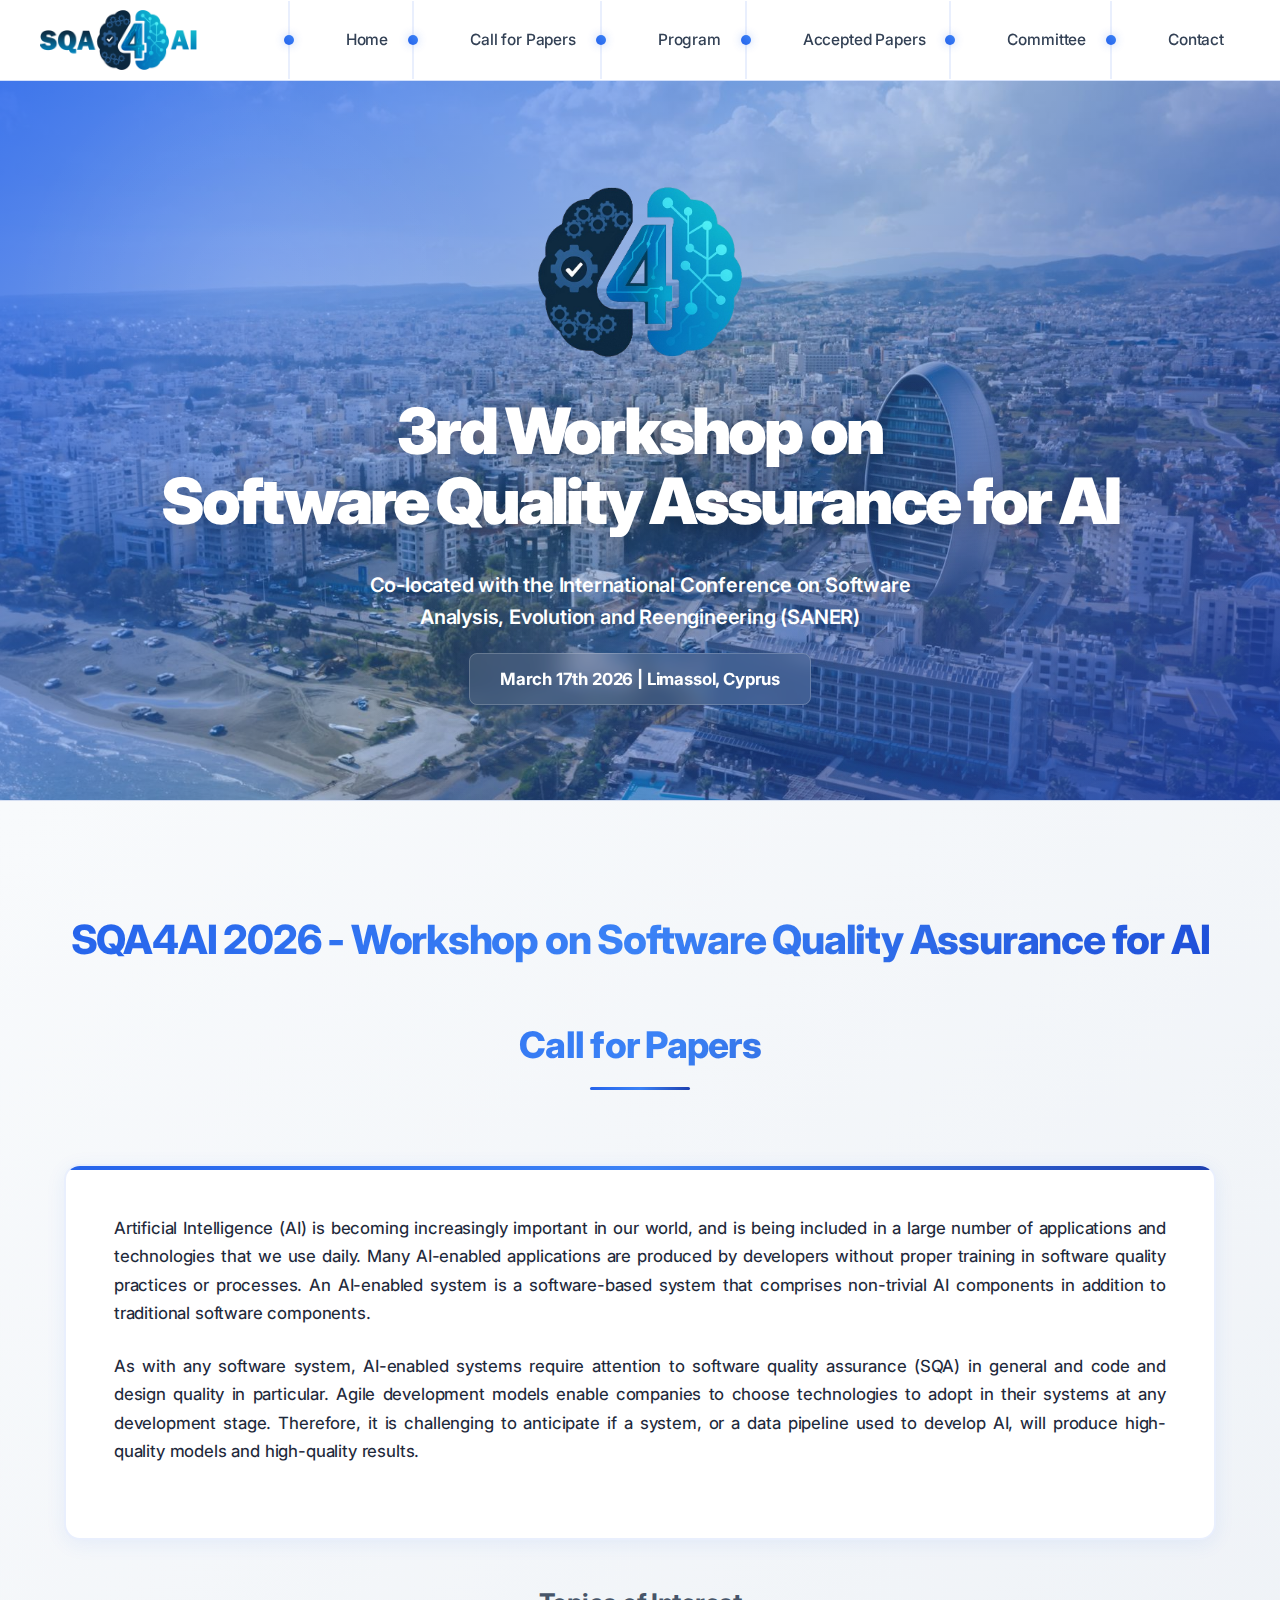
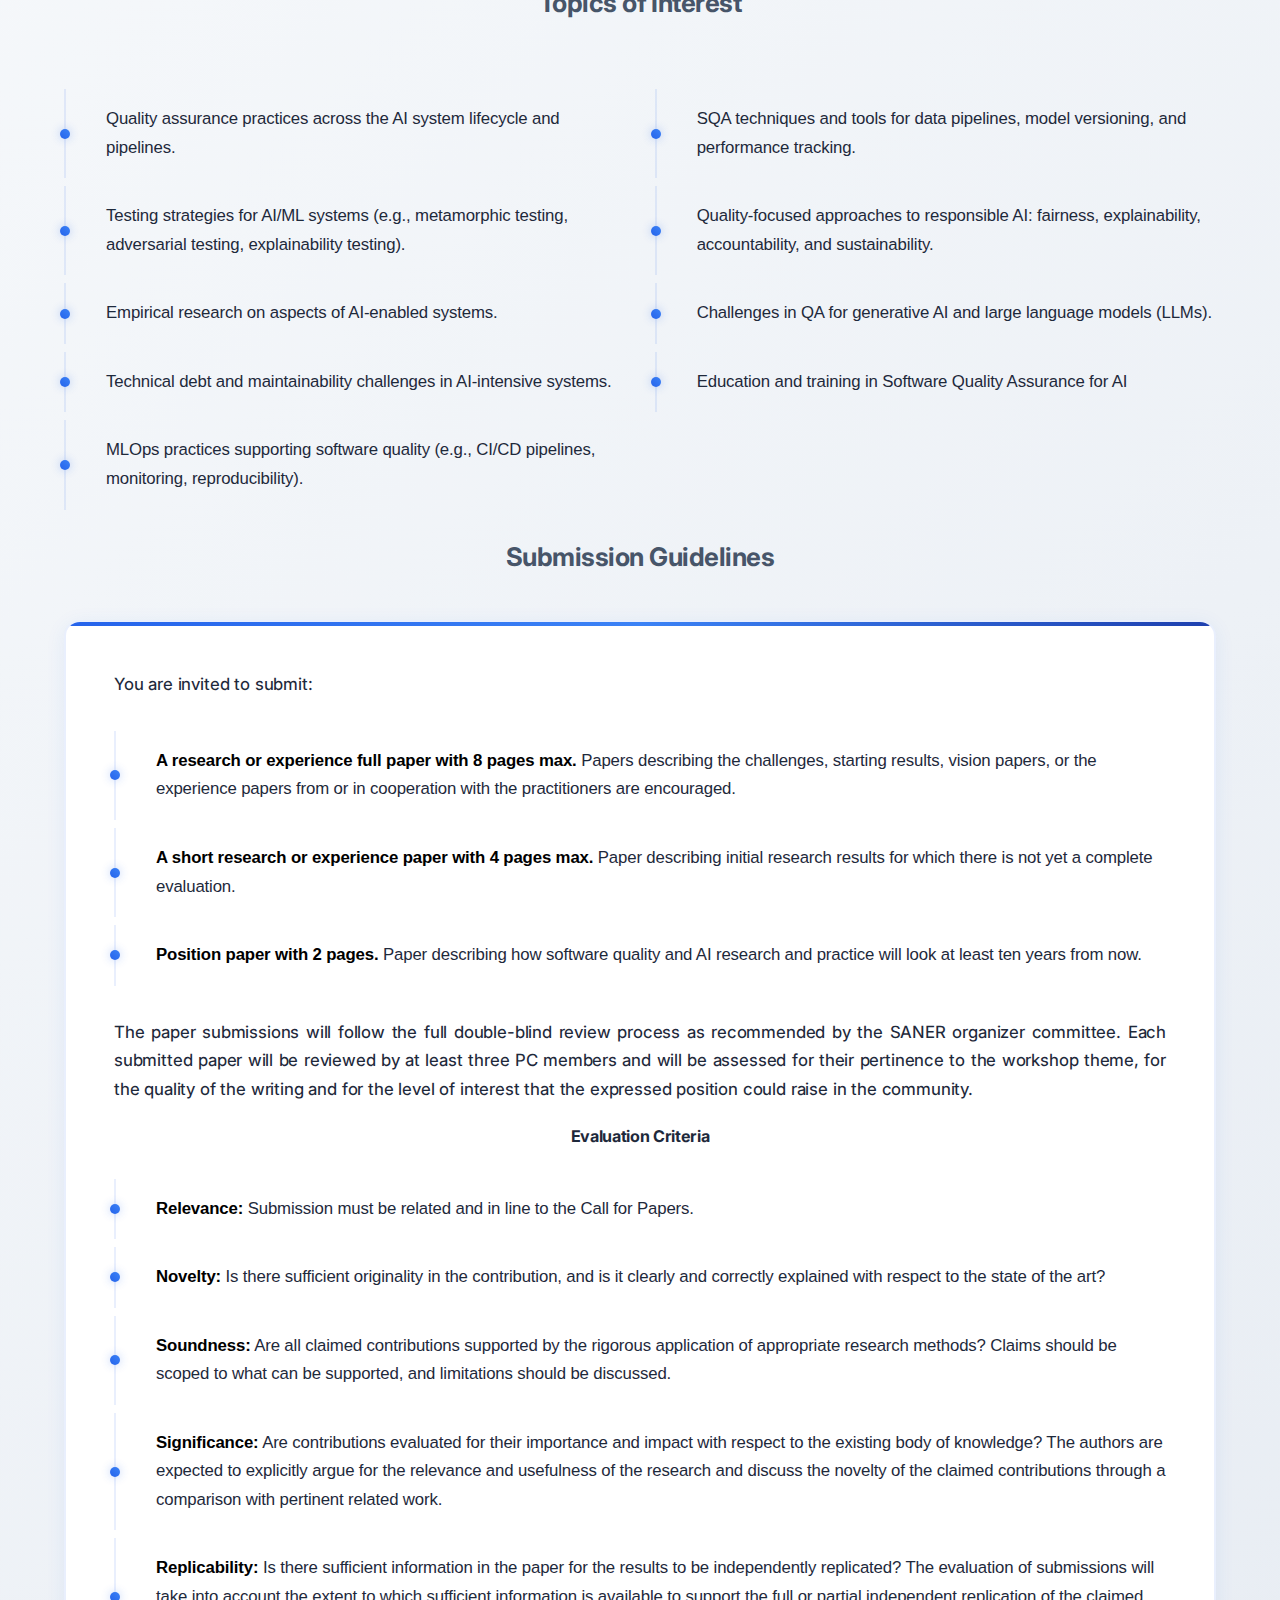
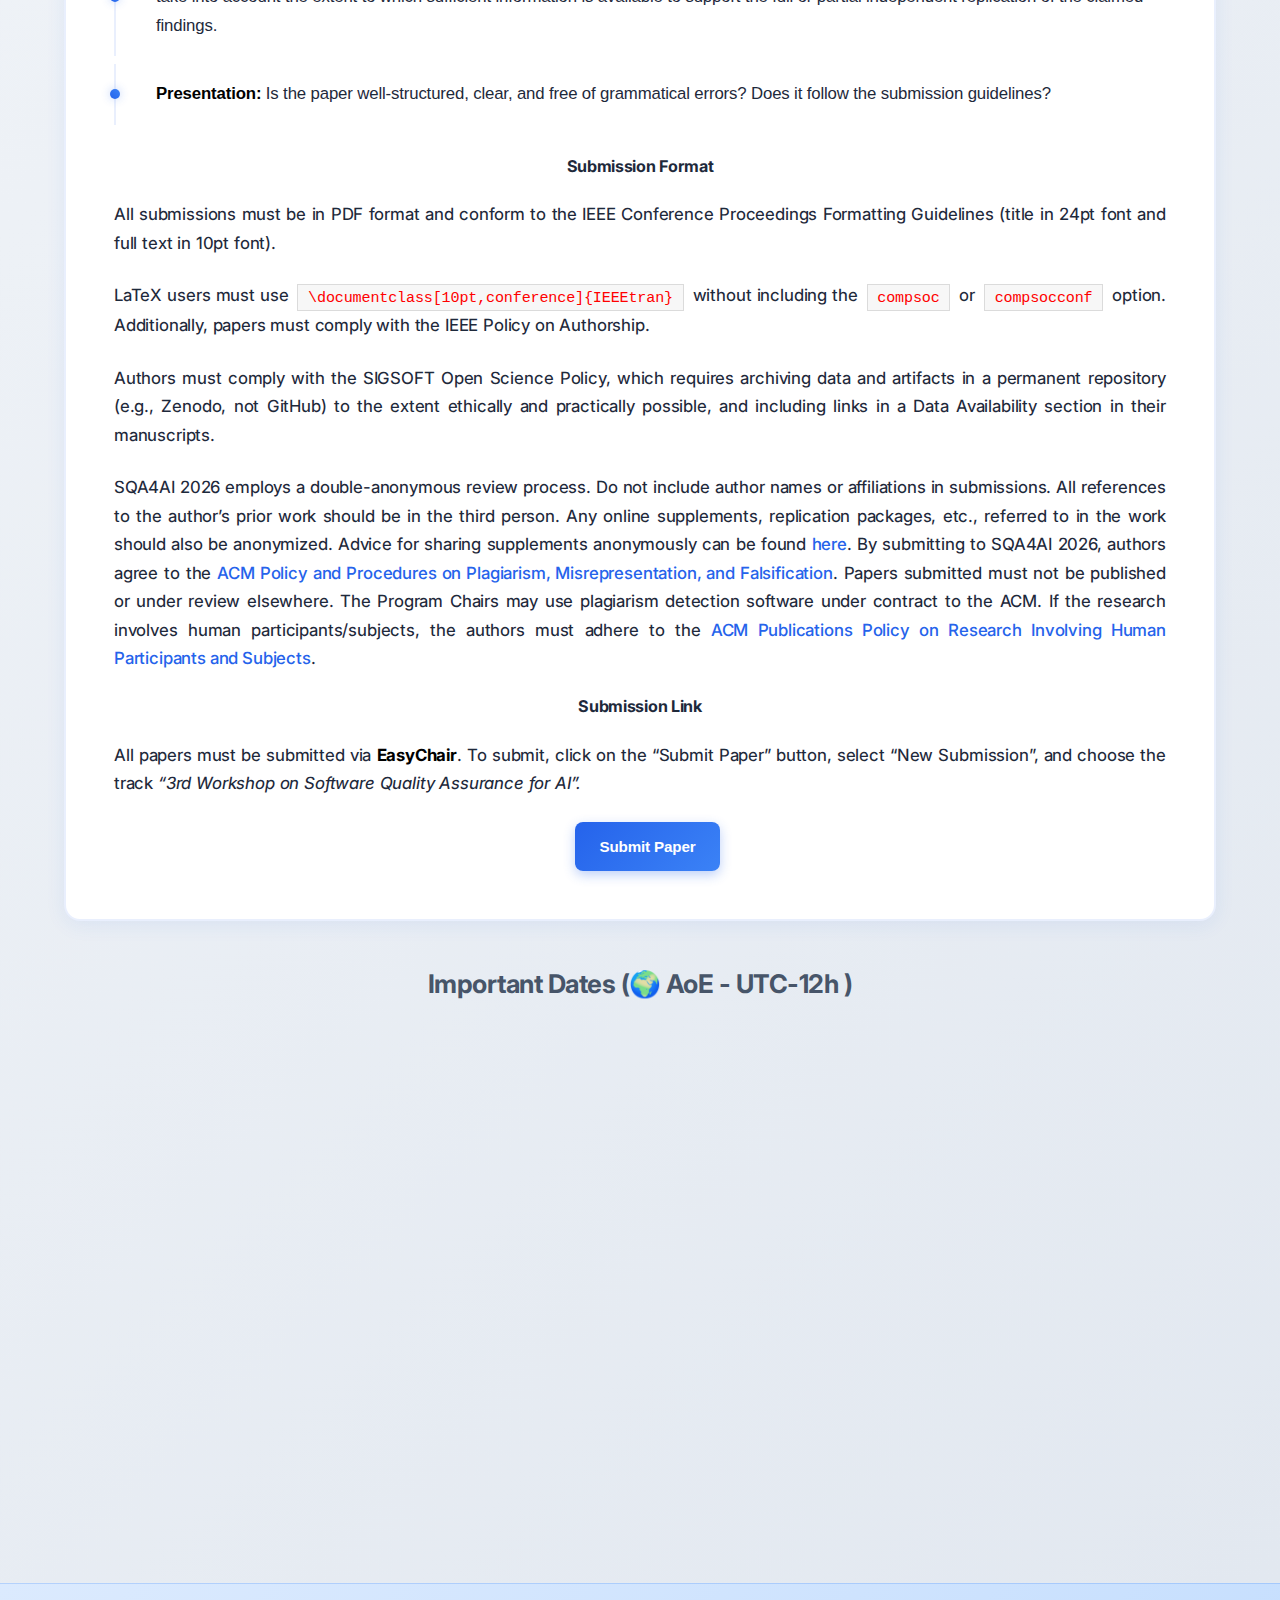
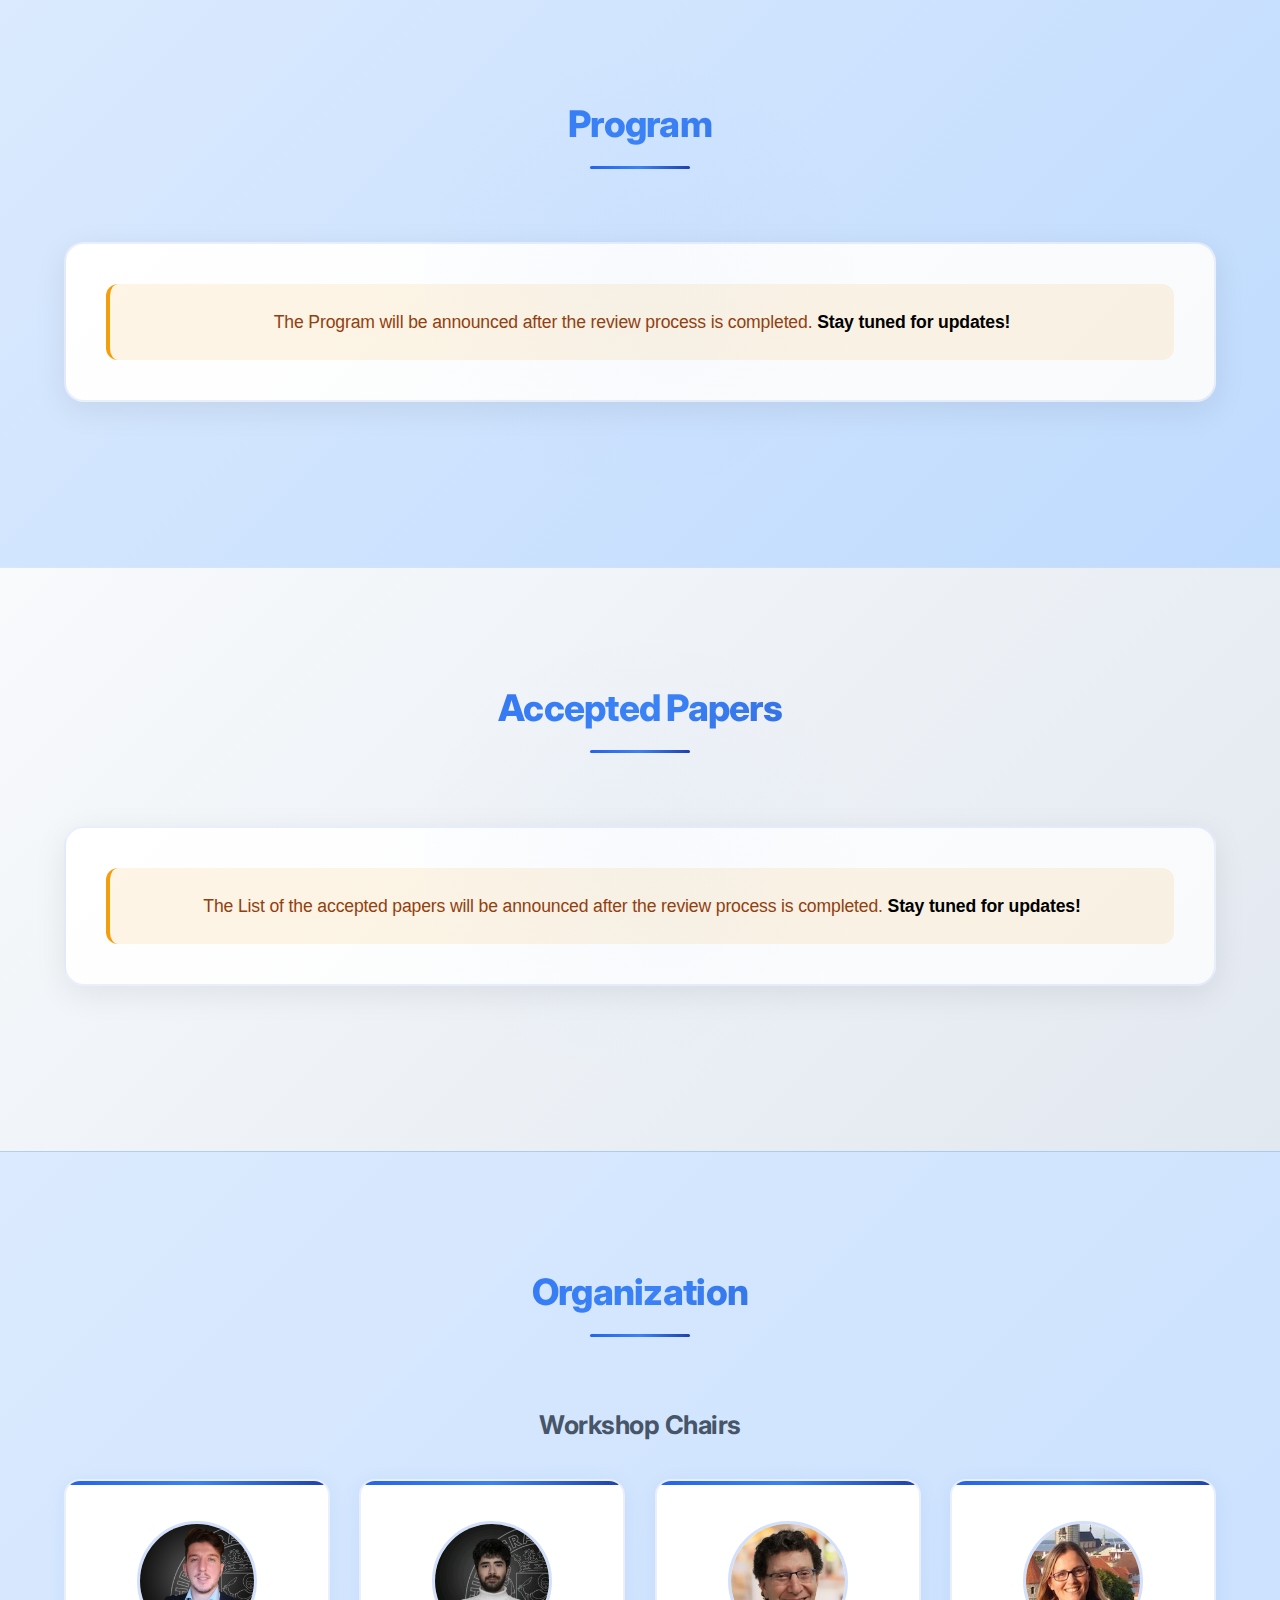
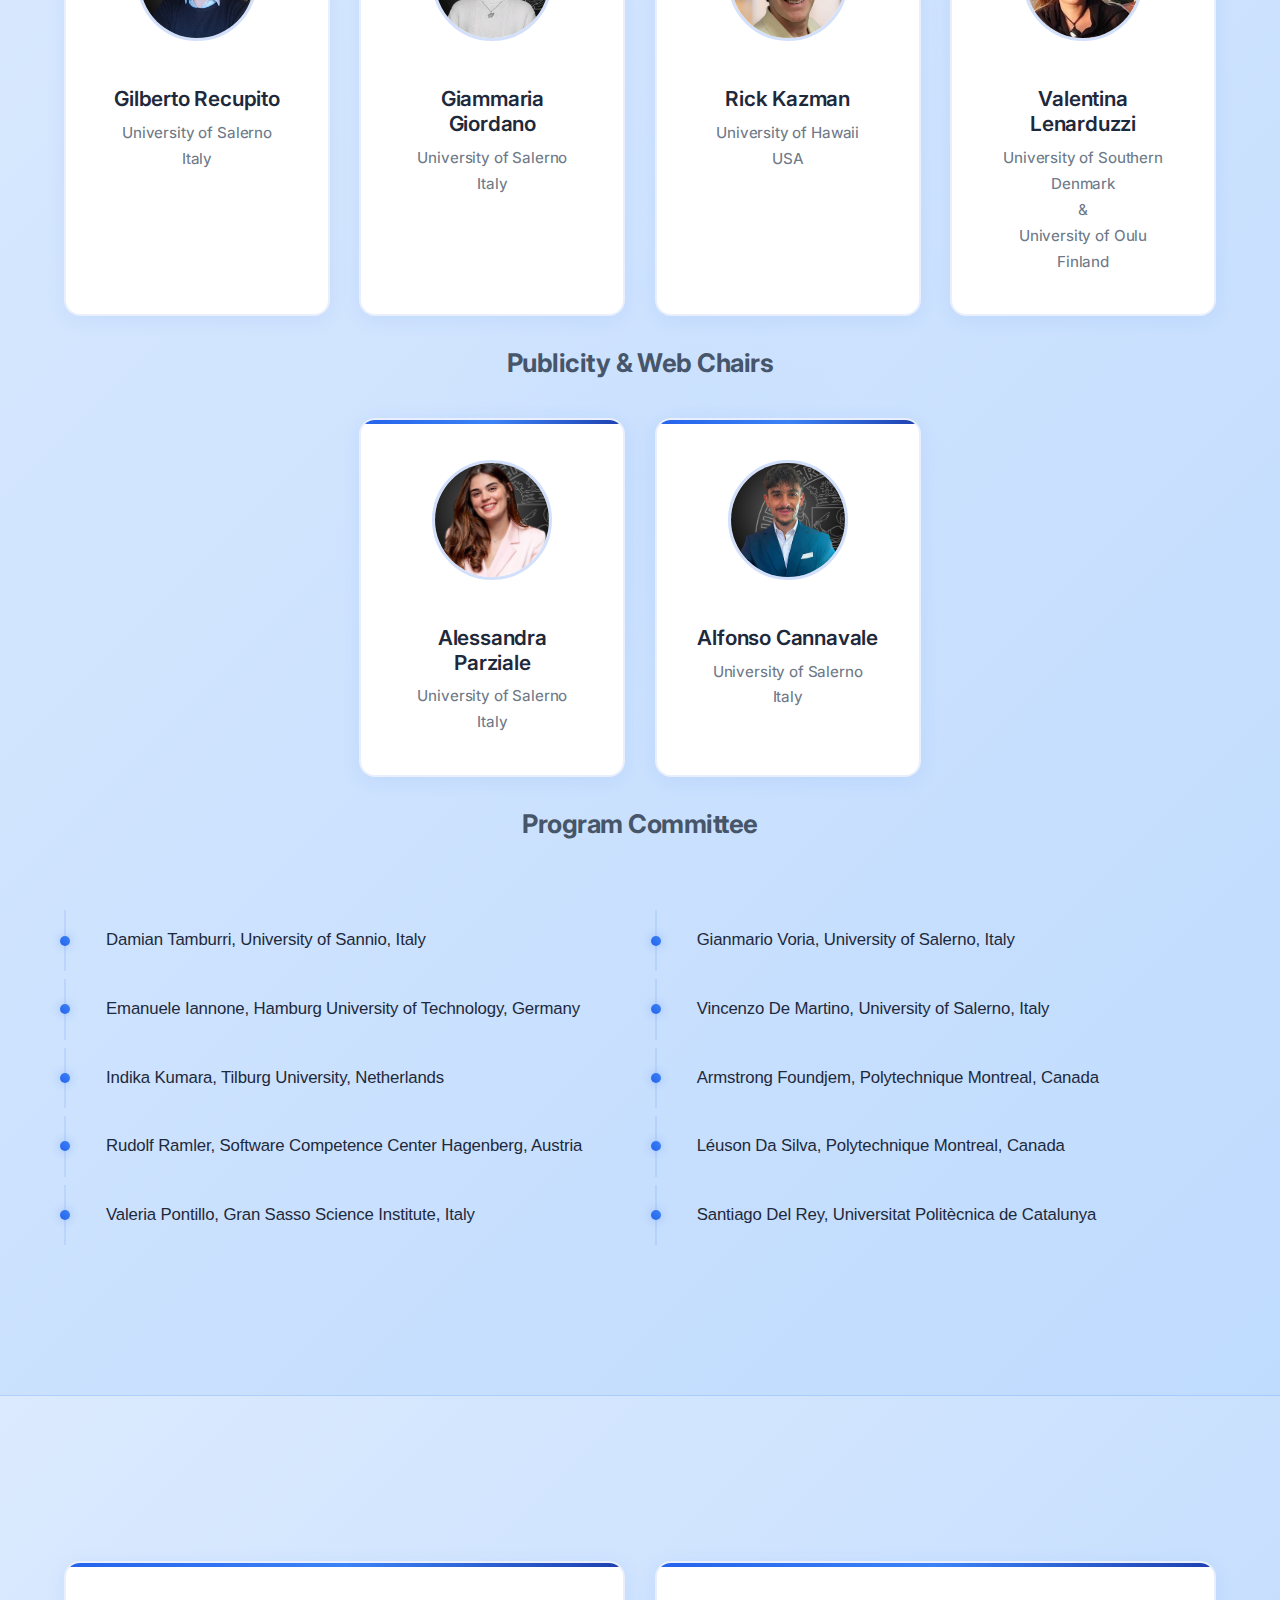
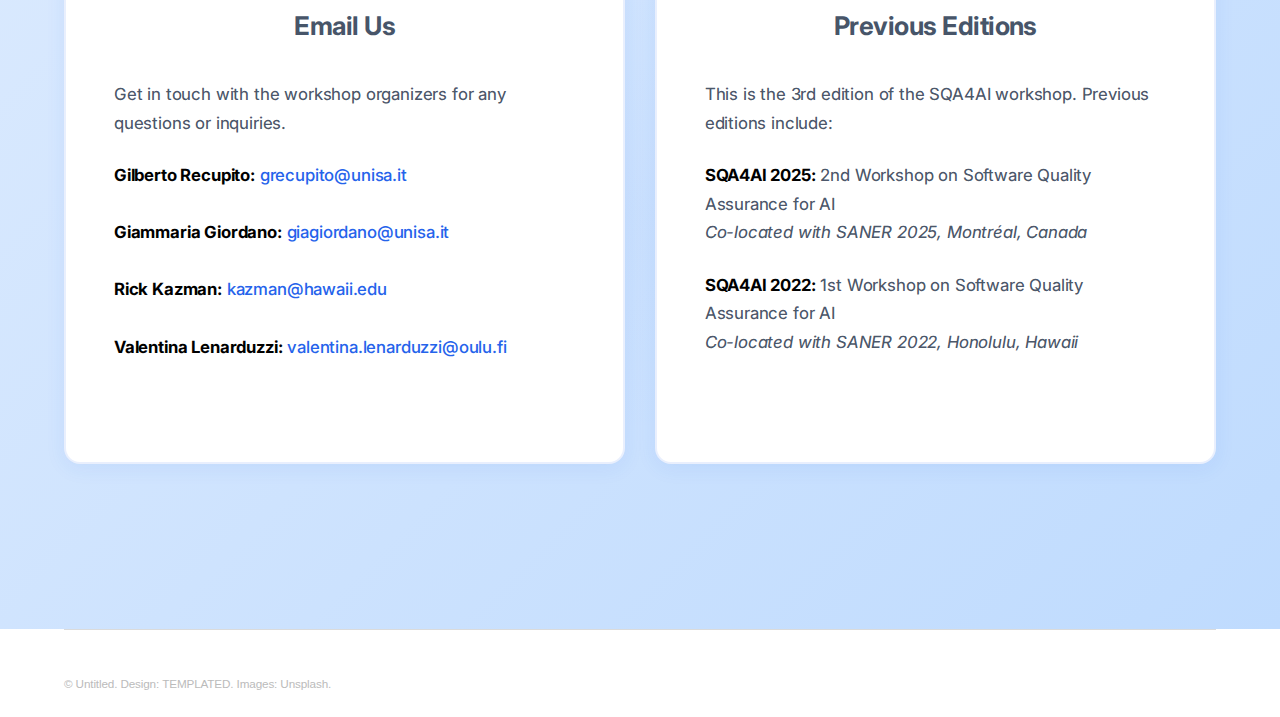
<file: index.html>
<!DOCTYPE HTML>
<!--
	Theory by TEMPLATED
	templated.co @templatedco
	Released for free under the Creative Commons Attribution 3.0 license (templated.co/license)
-->
<html>
    <head>
        <title>SQA4AI 2026</title>
        <meta charset="utf-8" />
        <meta name="viewport" content="width=device-width, initial-scale=1" />
        <link rel="stylesheet" href="assets/css/main.css" />

<!-- Global site tag (gtag.js) - Google Analytics -->
<script async src="#"></script>
<script>
  window.dataLayer = window.dataLayer || [];
  function gtag(){dataLayer.push(arguments);}
  gtag('js', new Date());

  gtag('config', 'UA-109528948-1');
</script>


        
    </head>
    <body>

       <!--========== HEADER ==========-->
        <header class="header navbar-fixed-top">
            <!-- Navbar -->
            <nav class="navbar" role="navigation">
                <div class="container">
                    <!-- Brand and toggle get grouped for better mobile display -->
                    <div class="menu-container js_nav-item">
                        <button type="button" class="navbar-toggle" data-toggle="collapse" data-target=".nav-collapse">
                            <span class="sr-only">Toggle navigation</span>
                            <span class="toggle-icon"></span>
                        </button>

                        <!-- Logo -->
                        <div class="logo">
                            <a class="logo-wrap" href="#body">
                                <img src="images/logo-text.png" alt="SQA4AI" class="navbar-logo-img" />
                            </a>
                        </div>
                        <!-- End Logo -->
                    </div>

                    <!-- Collect the nav links, forms, and other content for toggling -->
                    <div class="collapse navbar-collapse nav-collapse">
                        <div class="menu-container">
                            <ul class="nav navbar-nav navbar-nav-right">
                                <li class="js_nav-item nav-item"><a class="nav-item-child nav-item-hover" href="#home">Home</a></li>
                                <li class="js_nav-item nav-item"><a class="nav-item-child nav-item-hover" href="#call-for-papers">Call for Papers</a></li>
                                <li class="js_nav-item nav-item"><a class="nav-item-child nav-item-hover" href="#program">Program</a></li>
                                <li class="js_nav-item nav-item"><a class="nav-item-child nav-item-hover" href="#papers">Accepted Papers</a></li>
                                <li class="js_nav-item nav-item"><a class="nav-item-child nav-item-hover" href="#committee">Committee</a></li>
                                <li class="js_nav-item nav-item"><a class="nav-item-child nav-item-hover" href="#contact">Contact</a></li>
                            </ul>
                        </div>
                    </div>
                    <!-- End Navbar Collapse -->
                </div>
            </nav>
            <!-- Navbar -->
        </header>
        <!--========== END HEADER ==========-->

        <!--========== SLIDER ==========-->
        <div id="home" class="promo-block parallax-window" data-parallax="scroll" data-image-src="images/background.jpg">
            <div class="container">
                <div class="row">
                    <div class="col-sm-10">
                        <div class="promo-logo">
                            <img src="images/sqa4ailogo_nobg.png" alt="SQA4AI 2026" class="overlay-logo-img" />
                        </div>
                        <h1 class="promo-block-title">3rd Workshop on <br>Software Quality Assurance for AI</h1>
                        <p class="promo-block-text">Co-located with the International Conference on Software Analysis, Evolution and Reengineering (SANER)</p>
                        <p class="promo-block-text-bk"><strong>March 17th 2026 | Limassol, Cyprus</strong></p>
                    </div>
					
					<div class="col-sm-6">
						<!-- 
						<br>
						<p class="promo-block-text-bk">&nbsp; -- Deadline extended: <b>Dec 21, 2020</b></p>
						-->
					</div>
				</div>
				
                <!--// end row -->
            </div>
        </div>

        <!-- Call for Papers Section -->
        <section id="call-for-papers" class="wrapper style1">
            <div class="inner">
                <h1>SQA4AI 2026 - Workshop on Software Quality Assurance for AI</h1>
                <h2>Call for Papers</h2>
                
                <div class="content-box">
                    <p>
                        Artificial Intelligence (AI) is becoming increasingly important in our world, and is being included in a large number of applications and technologies that we use daily. Many AI-enabled applications are produced by developers without proper training in software quality practices or processes. An AI-enabled system is a software-based system that comprises non-trivial AI components in addition to traditional software components.
                    </p>
                    <p>
                        As with any software system, AI-enabled systems require attention to software quality assurance (SQA) in general and code and design quality in particular. Agile development models enable companies to choose technologies to adopt in their systems at any development stage. Therefore, it is challenging to anticipate if a system, or a data pipeline used to develop AI, will produce high-quality models and high-quality results.
                    </p>
                </div>
                
                <h3>Topics of Interest</h3>
                <div class="topics-container">
                    <div class="flex flex-2">
                        <div>
                            <ul>
                                <li>Quality assurance practices across the AI system lifecycle and pipelines.</li>
                                <li>Testing strategies for AI/ML systems (e.g., metamorphic testing, adversarial testing, explainability testing).</li>
                                <li>Empirical research on aspects of AI-enabled systems.</li>
                                <li>Technical debt and maintainability challenges in AI-intensive systems.</li>
                                <li>MLOps practices supporting software quality (e.g., CI/CD pipelines, monitoring, reproducibility).</li>
                            </ul>
                        </div>
                        <div>
                            <ul>
                                <li>SQA techniques and tools for data pipelines, model versioning, and performance tracking.</li>
                                <li>Quality-focused approaches to responsible AI: fairness, explainability, accountability, and sustainability.</li>
                                <li>Challenges in QA for generative AI and large language models (LLMs).</li>
                                <li>Education and training in Software Quality Assurance for AI</li>
                            </ul>
                        </div>
                    </div>
                </div>


                <h3>Submission Guidelines</h3>
                <div class="content-box">
                    <p>You are invited to submit:</p>
                    <ul>
                        <li><strong>A research or experience full paper with 8 pages max.</strong> Papers describing the challenges, starting results, vision papers, or the experience papers from or in cooperation with the practitioners are encouraged.</li>
                        <li><strong>A short research or experience paper with 4 pages max.</strong> Paper describing initial research results for which there is not yet a complete evaluation.</li>
                        <li><strong>Position paper with 2 pages.</strong> Paper describing how software quality and AI research and practice will look at least ten years from now.</li>
                    </ul>
                    
                    <p>
                        The paper submissions will follow the full double-blind review process as recommended by the SANER organizer committee. Each submitted paper will be reviewed by at least three PC members and will be assessed for their pertinence to the workshop theme, for the quality of the writing and for the level of interest that the expressed position could raise in the community.
                    </p>
                    
                    <h4>Evaluation Criteria</h4>
                    <ul>
                        <li><strong>Relevance:</strong> Submission must be related and in line to the Call for Papers.</li>
                        <li><strong>Novelty:</strong> Is there sufficient originality in the contribution, and is it clearly and correctly explained with respect to the state of the art?</li>
                        <li><strong>Soundness:</strong> Are all claimed contributions supported by the rigorous application of appropriate research methods? Claims should be scoped to what can be supported, and limitations should be discussed.</li>
                        <li><strong>Significance:</strong> Are contributions evaluated for their importance and impact with respect to the existing body of knowledge? The authors are expected to explicitly argue for the relevance and usefulness of the research and discuss the novelty of the claimed contributions through a comparison with pertinent related work.</li>
                        <li><strong>Replicability:</strong> Is there sufficient information in the paper for the results to be independently replicated? The evaluation of submissions will take into account the extent to which sufficient information is available to support the full or partial independent replication of the claimed findings.</li>
                        <li><strong>Presentation:</strong> Is the paper well-structured, clear, and free of grammatical errors? Does it follow the submission guidelines?</li>
                    </ul>
                    
                    <h4>Submission Format</h4>
                    <p>
                        All submissions must be in PDF format and conform to the IEEE Conference Proceedings Formatting Guidelines (title in 24pt font and full text in 10pt font). 
                    </p>
                    <p>
                        LaTeX users must use <code>\documentclass[10pt,conference]{IEEEtran}</code> without including the <code>compsoc</code> or <code>compsocconf</code> option. Additionally, papers must comply with the IEEE Policy on Authorship. 
                    </p>
                    <p> 
                        Authors must comply with the SIGSOFT Open Science Policy, which requires archiving data and artifacts in a permanent repository (e.g., Zenodo, not GitHub) to the extent ethically and practically possible, and including links in a Data Availability section in their manuscripts.
                    </p>
                    <p> 
                        SQA4AI 2026 employs a double-anonymous review process. Do not include author names or affiliations in submissions. All references to the author’s prior work should be in the
                    third person. Any online supplements, replication packages,
                    etc., referred to in the work should also be anonymized. Advice
                    for sharing supplements anonymously can be found <a href="https://github.com/dgraziotin/disclose-data-dbr-first-then-opendata">here</a>.
                        By submitting to SQA4AI 2026, authors agree to the <a href="https://www.acm.org/publications/policies/plagiarism-overview">ACM Policy and Procedures on Plagiarism, Misrepresentation, and Falsification</a>. 
                        Papers submitted must not be published or under review elsewhere. The Program Chairs may use plagiarism
                        detection software under contract to the ACM. If the research
                        involves human participants/subjects, the authors must adhere
                        to the <a href="https://www.acm.org/publications/policies/research-involving-human-participants-and-subjects">ACM Publications Policy on Research Involving Human
                        Participants and Subjects</a>.
                    </p>
                    
                    
                    <h4>Submission Link</h4>
                    <p>
                        All papers must be submitted via <strong>EasyChair</strong>.
To submit, click on the “Submit Paper” button, select “New Submission”, and choose the track <i>“3rd Workshop on Software Quality Assurance for AI”.</i>
                        
                    </p>
                    <div style="text-align: center; margin-top: 20px;">
                        <a href="https://easychair.org/my/conference?conf=saner2026" class="submission-btn" target="_blank">Submit Paper</a>
                    </div>
                </div>
                
                <h3>Important Dates (🌍 AoE - UTC-12h )</h3>
                <div class="dates-grid">
                    <div class="date-card upcoming">
                        <div class="date-card-header">
                            <div class="date-status-dot"></div>
                            <span class="date-status-label">UPCOMING</span>
                        </div>
                        <div class="date-card-body">
                            <div class="date-value">December 18, 2025</div>
                            <div class="date-description">Abstract Submission (extended)</div>
                        </div>
                    </div>
                    <div class="date-card upcoming">
                        <div class="date-card-header">
                            <div class="date-status-dot"></div>
                            <span class="date-status-label">UPCOMING</span>
                        </div>
                        <div class="date-card-body">
                            <div class="date-value">December 18, 2025</div>
                            <div class="date-description">Paper Submission</div>
                        </div>
                    </div>
                    <div class="date-card upcoming">
                        <div class="date-card-header">
                            <div class="date-status-dot"></div>
                            <span class="date-status-label">UPCOMING</span>
                        </div>
                        <div class="date-card-body">
                            <div class="date-value">January 14, 2026</div>
                            <div class="date-description">Notification of acceptance</div>
                        </div>
                    </div>
                    
                    <div class="date-card upcoming important">
                        <div class="date-card-header">
                            <div class="date-status-dot"></div>
                            <span class="date-status-label">UPCOMING</span>
                        </div>
                        <div class="date-card-body">
                            <div class="date-value">January 20, 2026</div>
                            <div class="date-description">Camera-ready deadline</div>
                        </div>
                    </div>
                    
                    <div class="date-card workshop">
                        <div class="date-card-header">
                            <div class="date-status-dot"></div>
                            <span class="date-status-label">EVENT</span>
                        </div>
                        <div class="date-card-body">
                            <div class="date-value">March 2026</div>
                            <div class="date-description">Workshop date</div>
                        </div>
                    </div>
                </div>
            </div>
        </section>

        <!-- Program Section -->
         
        <section id="program" class="wrapper style2">
            <div class="inner">
                <h2>Program</h2>
                <!-- TODO: ADD THE PROGRAM  USING THE PROGRAM TEMPLATE FILE REPLACING WITH THE DIV "SECTION-BODY"-->
                <div class="modern-section papers-announcement">
                    
                    <div class="section-body">
                        <div class="announcement-text">
                            The Program will be announced after the review process is completed. <strong>Stay tuned for updates!</strong>
                        </div>
                    </div>
                </div>
                
        </section>

        <!-- Papers Section -->
        <section id="papers" class="wrapper style1">
            <div class="inner">
                <h2>Accepted Papers</h2>
                <div class="modern-section papers-announcement">
                   <div class="section-body">
                        <div class="announcement-text">
                            The List of the accepted papers will be announced after the review process is completed. <strong>Stay tuned for updates!</strong>
                        </div>
                    </div>
                </div>
            </div>
        </section>
        
        <!-- Committee Section -->
        <section id="committee" class="wrapper style2">
            <div class="inner">
                <h2>Organization</h2>
                
                <h3>Workshop Chairs</h3>
                <div class="flex flex-4">
                    <div class="box person">
                        <div class="image round">
                            <img src="images/gilberto-recupito.jpg" alt="Gilberto Recupito" />
                        </div>
                        <h4>Gilberto Recupito</h4>
                        <p class="affiliation">University of Salerno<br>Italy</p>
                    </div>
                    <div class="box person">
                        <div class="image round">
                            <img src="images/giammaria-giordano.jpg" alt="Giammaria Giordano" />
                        </div>
                        <h4>Giammaria Giordano</h4>
                        <p class="affiliation">University of Salerno<br>Italy</p>
                    </div>
                    <div class="box person">
                        <div class="image round">
                            <img src="images/rick.webp" alt="Rick Kazman" />
                        </div>
                        <h4>Rick Kazman</h4>
                        <p class="affiliation">University of Hawaii<br>USA</p>
                    </div>
                    <div class="box person">
                        <div class="image round">
                            <img src="images/ValentinaLenarduzzi.jpg" alt="Valentina Lenarduzzi" />
                        </div>
                        <h4>Valentina Lenarduzzi</h4>
                        
                        <p class="affiliation">University of Southern Denmark<br>&<br>University of Oulu<br>Finland</p>

                    </div>

                </div>

                <h3>Publicity & Web Chairs</h3>
                    
                <div class="flex flex-4">


                        <div class="box person" style="visibility: hidden;"></div>
                        <div class="box person">
                            <div class="image round">
                                <img src="images/alessandra-parziale.jpg" alt="Alessandra Parziale" />
                            </div>
                            <h4>Alessandra Parziale</h4>
                            <p class="affiliation">University of Salerno<br>Italy</p>
                        </div>

                        <div class="box person">
                            <div class="image round">
                                <img src="images/alfonso-cannavale.jpg" alt="Alfonso Cannavale" />
                            </div>
                            <h4>Alfonso Cannavale</h4>
                            <p class="affiliation">University of Salerno<br>Italy</p>
                        </div>


                        <div class="box person" style="visibility: hidden;"></div>

                </div>

                <h3>Program Committee</h3>
                <div class="committee-list">
                    <div class="flex flex-2">
                        <div>
                            <ul>
                                <li>Damian Tamburri, University of Sannio, Italy</li>
                                <li>Emanuele Iannone, Hamburg University of Technology, Germany</li>
                                <li>Indika Kumara, Tilburg University, Netherlands</li>
                                <li>Rudolf Ramler, Software Competence Center Hagenberg, Austria</li>
                                <li>Valeria Pontillo, Gran Sasso Science Institute, Italy</li>
                            </ul>
                        </div>
                        <div>
                            <ul>
                                <li>Gianmario Voria, University of Salerno, Italy</li>
                                <li>Vincenzo De Martino, University of Salerno, Italy</li>
                                <li>Armstrong Foundjem, Polytechnique Montreal, Canada</li>
                                <li>Léuson Da Silva, Polytechnique Montreal, Canada</li>
                                <li>Santiago Del Rey, Universitat Politècnica de Catalunya</li>
                            </ul>
                        </div>
                    </div>
                </div>
            </div>
        </section>

        <!-- Contact Section -->
        <section id="contact" class="wrapper style2">
            <div class="inner">
                
                <div class="flex flex-4">
                    <div class="content-box">
                        <h3>Email Us</h3>
                        <p>Get in touch with the workshop organizers for any questions or inquiries.</p>
                        <p>
                            <strong>Gilberto Recupito:</strong> <a href="mailto:grecupito@unisa.it">grecupito@unisa.it</a><br><br>


                            <strong>Giammaria Giordano:</strong> <a href="mailto:giagiordano@unisa.it">giagiordano@unisa.it</a><br><br>

                            <strong>Rick Kazman:</strong> <a href="mailto:kazman@hawaii.edu">kazman@hawaii.edu</a><br><br>
                            
                            <strong>Valentina Lenarduzzi:</strong> <a href="mailto:valentina.lenarduzzi@oulu.fi">valentina.lenarduzzi@oulu.fi</a><br><br>
                        
                        </p>
                    </div>
                    <div class="content-box">
                        <h3>Previous Editions</h3>
                        <p>This is the 3rd edition of the SQA4AI workshop. Previous editions include:</p>
                        
                        <p><strong>SQA4AI 2025:</strong> 2nd Workshop on Software Quality Assurance for AI<br>
                        <em>Co-located with SANER 2025, Montréal, Canada</em></p>
                        
                        <p><strong>SQA4AI 2022:</strong> 1st Workshop on Software Quality Assurance for AI<br>
                        <em>Co-located with SANER 2022, Honolulu, Hawaii</em></p>
                        
                        
                    </div>
                </div>
            </div>
        </section>

        <!-- Footer -->
        <footer id="footer">
            <div class="inner">
                <div class="flex">
                    <div class="copyright">
                        &copy; Untitled. Design: <a href="https://templated.co">TEMPLATED</a>. Images: <a href="https://unsplash.com">Unsplash</a>.
                    </div>
                    <!-- <ul class="icons">
                       <li><a href="https://www.facebook.com/Maltesque-Workshop-168364760413829/" class="icon fa-facebook" target="blank"><span class="label">Facebook</span></a></li>
                        <li><a href="https://twitter.com/sqa4ai" class="icon fa-twitter"
                            target="blank" ><span class="label">Twitter</span></a></li> -->
                    </ul> 
                </div>
            </div>
        </footer>

        <!-- Scripts -->
        <script src="assets/js/jquery.min.js"></script>
        <script src="assets/js/skel.min.js"></script>
        <script src="assets/js/util.js"></script>
        <script src="assets/js/main.js"></script>

    </body>
</html>
</file>
<file: assets/css/main.css>
@charset "UTF-8";
@import url(font-awesome.min.css);
@import "https://fonts.googleapis.com/css2?family=Inter:wght@300;400;500;600;700;800;900&family=JetBrains+Mono:wght@300;400;500&display=swap";

/*
	Theory by TEMPLATED
	templated.co @templatedco
	Released for free under the Creative Commons Attribution 3.0 license (templated.co/license)
*/

/* Reset */

html,
body,
div,
span,
applet,
object,
iframe,
h1,
h2,
h3,
h4,
h5,
h6,
p,
blockquote,
pre,
a,
abbr,
acronym,
address,
big,
cite,
code,
del,
dfn,
em,
img,
ins,
kbd,
q,
s,
samp,
small,
strike,
strong,
sub,
sup,
tt,
var,
b,
u,
i,
center,
dl,
dt,
dd,
ol,
ul,
li,
fieldset,
form,
label,
legend,
table,
caption,
tbody,
tfoot,
thead,
tr,
th,
td,
article,
aside,
canvas,
details,
embed,
figure,
figcaption,
footer,
header,
hgroup,
menu,
nav,
output,
ruby,
section,
summary,
time,
mark,
audio,
video {
	margin: 0;
	padding: 0;
	border: 0;
	font-size: 100%;
	font: inherit;
	vertical-align: baseline;
}

article,
aside,
details,
figcaption,
figure,
footer,
header,
hgroup,
menu,
nav,
section {
	display: block;
}

body {
	line-height: 1;
}

ol,
ul {
	list-style: none;
}

blockquote,
q {
	quotes: none;
}

blockquote:before,
blockquote:after,
q:before,
q:after {
	content: '';
	content: none;
}

table {
	border-collapse: collapse;
	border-spacing: 0;
}

body {
	-webkit-text-size-adjust: none;
}

/* Box Model */

*,
*:before,
*:after {
	-moz-box-sizing: border-box;
	-webkit-box-sizing: border-box;
	box-sizing: border-box;
}

/* Containers */

.container {
	margin-left: auto;
	margin-right: auto;
}

.container.\31 25\25 {
	width: 100%;
	max-width: 100em;
	min-width: 80em;
}

.container.\37 5\25 {
	width: 60em;
}

.container.\35 0\25 {
	width: 40em;
}

.container.\32 5\25 {
	width: 20em;
}

.container {
	width: 80em;
}

@media screen and (max-width: 1680px) {

	.container.\31 25\25 {
		width: 100%;
		max-width: 100em;
		min-width: 80em;
	}

	.container.\37 5\25 {
		width: 60em;
	}

	.container.\35 0\25 {
		width: 40em;
	}

	.container.\32 5\25 {
		width: 20em;
	}

	.container {
		width: 80em;
	}

}

@media screen and (max-width: 1280px) {

	.container.\31 25\25 {
		width: 100%;
		max-width: 81.25em;
		min-width: 65em;
	}

	.container.\37 5\25 {
		width: 48.75em;
	}

	.container.\35 0\25 {
		width: 32.5em;
	}

	.container.\32 5\25 {
		width: 16.25em;
	}

	.container {
		width: 65em;
	}

}

@media screen and (max-width: 980px) {

	.container.\31 25\25 {
		width: 100%;
		max-width: 112.5%;
		min-width: 90%;
	}

	.container.\37 5\25 {
		width: 67.5%;
	}

	.container.\35 0\25 {
		width: 45%;
	}

	.container.\32 5\25 {
		width: 22.5%;
	}

	.container {
		width: 90%;
	}

}

@media screen and (max-width: 736px) {

	.container.\31 25\25 {
		width: 100%;
		max-width: 112.5%;
		min-width: 90%;
	}

	.container.\37 5\25 {
		width: 67.5%;
	}

	.container.\35 0\25 {
		width: 45%;
	}

	.container.\32 5\25 {
		width: 22.5%;
	}

	.container {
		width: 90% !important;
	}

}

@media screen and (max-width: 480px) {

	.container.\31 25\25 {
		width: 100%;
		max-width: 112.5%;
		min-width: 90%;
	}

	.container.\37 5\25 {
		width: 67.5%;
	}

	.container.\35 0\25 {
		width: 45%;
	}

	.container.\32 5\25 {
		width: 22.5%;
	}

	.container {
		width: 90% !important;
	}

}

/* Grid */

.row {
	border-bottom: solid 1px transparent;
	-moz-box-sizing: border-box;
	-webkit-box-sizing: border-box;
	box-sizing: border-box;
}

.row>* {
	float: left;
	-moz-box-sizing: border-box;
	-webkit-box-sizing: border-box;
	box-sizing: border-box;
}

.row:after,
.row:before {
	content: '';
	display: block;
	clear: both;
	height: 0;
}

.row.uniform>*> :first-child {
	margin-top: 0;
}

.row.uniform>*> :last-child {
	margin-bottom: 0;
}

.row.\30 \25>* {
	padding: 0 0 0 0em;
}

.row.\30 \25 {
	margin: 0 0 -1px 0em;
}

.row.uniform.\30 \25>* {
	padding: 0em 0 0 0em;
}

.row.uniform.\30 \25 {
	margin: 0em 0 -1px 0em;
}

.row>* {
	padding: 0 0 0 2em;
}

.row {
	margin: 0 0 -1px -2em;
}

.row.uniform>* {
	padding: 2em 0 0 2em;
}

.row.uniform {
	margin: -2em 0 -1px -2em;
}

.row.\32 00\25>* {
	padding: 0 0 0 4em;
}

.row.\32 00\25 {
	margin: 0 0 -1px -4em;
}

.row.uniform.\32 00\25>* {
	padding: 4em 0 0 4em;
}

.row.uniform.\32 00\25 {
	margin: -4em 0 -1px -4em;
}

.row.\31 50\25>* {
	padding: 0 0 0 3em;
}

.row.\31 50\25 {
	margin: 0 0 -1px -3em;
}

.row.uniform.\31 50\25>* {
	padding: 3em 0 0 3em;
}

.row.uniform.\31 50\25 {
	margin: -3em 0 -1px -3em;
}

.row.\35 0\25>* {
	padding: 0 0 0 1em;
}

.row.\35 0\25 {
	margin: 0 0 -1px -1em;
}

.row.uniform.\35 0\25>* {
	padding: 1em 0 0 1em;
}

.row.uniform.\35 0\25 {
	margin: -1em 0 -1px -1em;
}

.row.\32 5\25>* {
	padding: 0 0 0 0.5em;
}

.row.\32 5\25 {
	margin: 0 0 -1px -0.5em;
}

.row.uniform.\32 5\25>* {
	padding: 0.5em 0 0 0.5em;
}

.row.uniform.\32 5\25 {
	margin: -0.5em 0 -1px -0.5em;
}

.\31 2u,
.\31 2u\24 {
	width: 100%;
	clear: none;
	margin-left: 0;
}

.\31 1u,
.\31 1u\24 {
	width: 91.6666666667%;
	clear: none;
	margin-left: 0;
}

.\31 0u,
.\31 0u\24 {
	width: 83.3333333333%;
	clear: none;
	margin-left: 0;
}

.\39 u,
.\39 u\24 {
	width: 75%;
	clear: none;
	margin-left: 0;
}

.\38 u,
.\38 u\24 {
	width: 66.6666666667%;
	clear: none;
	margin-left: 0;
}

.\37 u,
.\37 u\24 {
	width: 58.3333333333%;
	clear: none;
	margin-left: 0;
}

.\36 u,
.\36 u\24 {
	width: 50%;
	clear: none;
	margin-left: 0;
}

.\35 u,
.\35 u\24 {
	width: 41.6666666667%;
	clear: none;
	margin-left: 0;
}

.\34 u,
.\34 u\24 {
	width: 33.3333333333%;
	clear: none;
	margin-left: 0;
}

.\33 u,
.\33 u\24 {
	width: 25%;
	clear: none;
	margin-left: 0;
}

.\32 u,
.\32 u\24 {
	width: 16.6666666667%;
	clear: none;
	margin-left: 0;
}

.\31 u,
.\31 u\24 {
	width: 8.3333333333%;
	clear: none;
	margin-left: 0;
}

.\31 2u\24+*,
.\31 1u\24+*,
.\31 0u\24+*,
.\39 u\24+*,
.\38 u\24+*,
.\37 u\24+*,
.\36 u\24+*,
.\35 u\24+*,
.\34 u\24+*,
.\33 u\24+*,
.\32 u\24+*,
.\31 u\24+* {
	clear: left;
}

.\-11u {
	margin-left: 91.66667%;
}

.\-10u {
	margin-left: 83.33333%;
}

.\-9u {
	margin-left: 75%;
}

.\-8u {
	margin-left: 66.66667%;
}

.\-7u {
	margin-left: 58.33333%;
}

.\-6u {
	margin-left: 50%;
}

.\-5u {
	margin-left: 41.66667%;
}

.\-4u {
	margin-left: 33.33333%;
}

.\-3u {
	margin-left: 25%;
}

.\-2u {
	margin-left: 16.66667%;
}

.\-1u {
	margin-left: 8.33333%;
}

@media screen and (max-width: 1680px) {

	.row>* {
		padding: 0 0 0 2em;
	}

	.row {
		margin: 0 0 -1px -2em;
	}

	.row.uniform>* {
		padding: 2em 0 0 2em;
	}

	.row.uniform {
		margin: -2em 0 -1px -2em;
	}

	.row.\32 00\25>* {
		padding: 0 0 0 4em;
	}

	.row.\32 00\25 {
		margin: 0 0 -1px -4em;
	}

	.row.uniform.\32 00\25>* {
		padding: 4em 0 0 4em;
	}

	.row.uniform.\32 00\25 {
		margin: -4em 0 -1px -4em;
	}

	.row.\31 50\25>* {
		padding: 0 0 0 3em;
	}

	.row.\31 50\25 {
		margin: 0 0 -1px -3em;
	}

	.row.uniform.\31 50\25>* {
		padding: 3em 0 0 3em;
	}

	.row.uniform.\31 50\25 {
		margin: -3em 0 -1px -3em;
	}

	.row.\35 0\25>* {
		padding: 0 0 0 1em;
	}

	.row.\35 0\25 {
		margin: 0 0 -1px -1em;
	}

	.row.uniform.\35 0\25>* {
		padding: 1em 0 0 1em;
	}

	.row.uniform.\35 0\25 {
		margin: -1em 0 -1px -1em;
	}

	.row.\32 5\25>* {
		padding: 0 0 0 0.5em;
	}

	.row.\32 5\25 {
		margin: 0 0 -1px -0.5em;
	}

	.row.uniform.\32 5\25>* {
		padding: 0.5em 0 0 0.5em;
	}

	.row.uniform.\32 5\25 {
		margin: -0.5em 0 -1px -0.5em;
	}

	.\31 2u\28xlarge\29,
	.\31 2u\24\28xlarge\29 {
		width: 100%;
		clear: none;
		margin-left: 0;
	}

	.\31 1u\28xlarge\29,
	.\31 1u\24\28xlarge\29 {
		width: 91.6666666667%;
		clear: none;
		margin-left: 0;
	}

	.\31 0u\28xlarge\29,
	.\31 0u\24\28xlarge\29 {
		width: 83.3333333333%;
		clear: none;
		margin-left: 0;
	}

	.\39 u\28xlarge\29,
	.\39 u\24\28xlarge\29 {
		width: 75%;
		clear: none;
		margin-left: 0;
	}

	.\38 u\28xlarge\29,
	.\38 u\24\28xlarge\29 {
		width: 66.6666666667%;
		clear: none;
		margin-left: 0;
	}

	.\37 u\28xlarge\29,
	.\37 u\24\28xlarge\29 {
		width: 58.3333333333%;
		clear: none;
		margin-left: 0;
	}

	.\36 u\28xlarge\29,
	.\36 u\24\28xlarge\29 {
		width: 50%;
		clear: none;
		margin-left: 0;
	}

	.\35 u\28xlarge\29,
	.\35 u\24\28xlarge\29 {
		width: 41.6666666667%;
		clear: none;
		margin-left: 0;
	}

	.\34 u\28xlarge\29,
	.\34 u\24\28xlarge\29 {
		width: 33.3333333333%;
		clear: none;
		margin-left: 0;
	}

	.\33 u\28xlarge\29,
	.\33 u\24\28xlarge\29 {
		width: 25%;
		clear: none;
		margin-left: 0;
	}

	.\32 u\28xlarge\29,
	.\32 u\24\28xlarge\29 {
		width: 16.6666666667%;
		clear: none;
		margin-left: 0;
	}

	.\31 u\28xlarge\29,
	.\31 u\24\28xlarge\29 {
		width: 8.3333333333%;
		clear: none;
		margin-left: 0;
	}

	.\31 2u\24\28xlarge\29+*,
	.\31 1u\24\28xlarge\29+*,
	.\31 0u\24\28xlarge\29+*,
	.\39 u\24\28xlarge\29+*,
	.\38 u\24\28xlarge\29+*,
	.\37 u\24\28xlarge\29+*,
	.\36 u\24\28xlarge\29+*,
	.\35 u\24\28xlarge\29+*,
	.\34 u\24\28xlarge\29+*,
	.\33 u\24\28xlarge\29+*,
	.\32 u\24\28xlarge\29+*,
	.\31 u\24\28xlarge\29+* {
		clear: left;
	}

	.\-11u\28xlarge\29 {
		margin-left: 91.66667%;
	}

	.\-10u\28xlarge\29 {
		margin-left: 83.33333%;
	}

	.\-9u\28xlarge\29 {
		margin-left: 75%;
	}

	.\-8u\28xlarge\29 {
		margin-left: 66.66667%;
	}

	.\-7u\28xlarge\29 {
		margin-left: 58.33333%;
	}

	.\-6u\28xlarge\29 {
		margin-left: 50%;
	}

	.\-5u\28xlarge\29 {
		margin-left: 41.66667%;
	}

	.\-4u\28xlarge\29 {
		margin-left: 33.33333%;
	}

	.\-3u\28xlarge\29 {
		margin-left: 25%;
	}

	.\-2u\28xlarge\29 {
		margin-left: 16.66667%;
	}

	.\-1u\28xlarge\29 {
		margin-left: 8.33333%;
	}

}

@media screen and (max-width: 1280px) {

	.row>* {
		padding: 0 0 0 1.5em;
	}

	.row {
		margin: 0 0 -1px -1.5em;
	}

	.row.uniform>* {
		padding: 1.5em 0 0 1.5em;
	}

	.row.uniform {
		margin: -1.5em 0 -1px -1.5em;
	}

	.row.\32 00\25>* {
		padding: 0 0 0 3em;
	}

	.row.\32 00\25 {
		margin: 0 0 -1px -3em;
	}

	.row.uniform.\32 00\25>* {
		padding: 3em 0 0 3em;
	}

	.row.uniform.\32 00\25 {
		margin: -3em 0 -1px -3em;
	}

	.row.\31 50\25>* {
		padding: 0 0 0 2.25em;
	}

	.row.\31 50\25 {
		margin: 0 0 -1px -2.25em;
	}

	.row.uniform.\31 50\25>* {
		padding: 2.25em 0 0 2.25em;
	}

	.row.uniform.\31 50\25 {
		margin: -2.25em 0 -1px -2.25em;
	}

	.row.\35 0\25>* {
		padding: 0 0 0 0.75em;
	}

	.row.\35 0\25 {
		margin: 0 0 -1px -0.75em;
	}

	.row.uniform.\35 0\25>* {
		padding: 0.75em 0 0 0.75em;
	}

	.row.uniform.\35 0\25 {
		margin: -0.75em 0 -1px -0.75em;
	}

	.row.\32 5\25>* {
		padding: 0 0 0 0.375em;
	}

	.row.\32 5\25 {
		margin: 0 0 -1px -0.375em;
	}

	.row.uniform.\32 5\25>* {
		padding: 0.375em 0 0 0.375em;
	}

	.row.uniform.\32 5\25 {
		margin: -0.375em 0 -1px -0.375em;
	}

	.\31 2u\28large\29,
	.\31 2u\24\28large\29 {
		width: 100%;
		clear: none;
		margin-left: 0;
	}

	.\31 1u\28large\29,
	.\31 1u\24\28large\29 {
		width: 91.6666666667%;
		clear: none;
		margin-left: 0;
	}

	.\31 0u\28large\29,
	.\31 0u\24\28large\29 {
		width: 83.3333333333%;
		clear: none;
		margin-left: 0;
	}

	.\39 u\28large\29,
	.\39 u\24\28large\29 {
		width: 75%;
		clear: none;
		margin-left: 0;
	}

	.\38 u\28large\29,
	.\38 u\24\28large\29 {
		width: 66.6666666667%;
		clear: none;
		margin-left: 0;
	}

	.\37 u\28large\29,
	.\37 u\24\28large\29 {
		width: 58.3333333333%;
		clear: none;
		margin-left: 0;
	}

	.\36 u\28large\29,
	.\36 u\24\28large\29 {
		width: 50%;
		clear: none;
		margin-left: 0;
	}

	.\35 u\28large\29,
	.\35 u\24\28large\29 {
		width: 41.6666666667%;
		clear: none;
		margin-left: 0;
	}

	.\34 u\28large\29,
	.\34 u\24\28large\29 {
		width: 33.3333333333%;
		clear: none;
		margin-left: 0;
	}

	.\33 u\28large\29,
	.\33 u\24\28large\29 {
		width: 25%;
		clear: none;
		margin-left: 0;
	}

	.\32 u\28large\29,
	.\32 u\24\28large\29 {
		width: 16.6666666667%;
		clear: none;
		margin-left: 0;
	}

	.\31 u\28large\29,
	.\31 u\24\28large\29 {
		width: 8.3333333333%;
		clear: none;
		margin-left: 0;
	}

	.\31 2u\24\28large\29+*,
	.\31 1u\24\28large\29+*,
	.\31 0u\24\28large\29+*,
	.\39 u\24\28large\29+*,
	.\38 u\24\28large\29+*,
	.\37 u\24\28large\29+*,
	.\36 u\24\28large\29+*,
	.\35 u\24\28large\29+*,
	.\34 u\24\28large\29+*,
	.\33 u\24\28large\29+*,
	.\32 u\24\28large\29+*,
	.\31 u\24\28large\29+* {
		clear: left;
	}

	.\-11u\28large\29 {
		margin-left: 91.66667%;
	}

	.\-10u\28large\29 {
		margin-left: 83.33333%;
	}

	.\-9u\28large\29 {
		margin-left: 75%;
	}

	.\-8u\28large\29 {
		margin-left: 66.66667%;
	}

	.\-7u\28large\29 {
		margin-left: 58.33333%;
	}

	.\-6u\28large\29 {
		margin-left: 50%;
	}

	.\-5u\28large\29 {
		margin-left: 41.66667%;
	}

	.\-4u\28large\29 {
		margin-left: 33.33333%;
	}

	.\-3u\28large\29 {
		margin-left: 25%;
	}

	.\-2u\28large\29 {
		margin-left: 16.66667%;
	}

	.\-1u\28large\29 {
		margin-left: 8.33333%;
	}

}

@media screen and (max-width: 980px) {

	.row>* {
		padding: 0 0 0 1.5em;
	}

	.row {
		margin: 0 0 -1px -1.5em;
	}

	.row.uniform>* {
		padding: 1.5em 0 0 1.5em;
	}

	.row.uniform {
		margin: -1.5em 0 -1px -1.5em;
	}

	.row.\32 00\25>* {
		padding: 0 0 0 3em;
	}

	.row.\32 00\25 {
		margin: 0 0 -1px -3em;
	}

	.row.uniform.\32 00\25>* {
		padding: 3em 0 0 3em;
	}

	.row.uniform.\32 00\25 {
		margin: -3em 0 -1px -3em;
	}

	.row.\31 50\25>* {
		padding: 0 0 0 2.25em;
	}

	.row.\31 50\25 {
		margin: 0 0 -1px -2.25em;
	}

	.row.uniform.\31 50\25>* {
		padding: 2.25em 0 0 2.25em;
	}

	.row.uniform.\31 50\25 {
		margin: -2.25em 0 -1px -2.25em;
	}

	.row.\35 0\25>* {
		padding: 0 0 0 0.75em;
	}

	.row.\35 0\25 {
		margin: 0 0 -1px -0.75em;
	}

	.row.uniform.\35 0\25>* {
		padding: 0.75em 0 0 0.75em;
	}

	.row.uniform.\35 0\25 {
		margin: -0.75em 0 -1px -0.75em;
	}

	.row.\32 5\25>* {
		padding: 0 0 0 0.375em;
	}

	.row.\32 5\25 {
		margin: 0 0 -1px -0.375em;
	}

	.row.uniform.\32 5\25>* {
		padding: 0.375em 0 0 0.375em;
	}

	.row.uniform.\32 5\25 {
		margin: -0.375em 0 -1px -0.375em;
	}

	.\31 2u\28medium\29,
	.\31 2u\24\28medium\29 {
		width: 100%;
		clear: none;
		margin-left: 0;
	}

	.\31 1u\28medium\29,
	.\31 1u\24\28medium\29 {
		width: 91.6666666667%;
		clear: none;
		margin-left: 0;
	}

	.\31 0u\28medium\29,
	.\31 0u\24\28medium\29 {
		width: 83.3333333333%;
		clear: none;
		margin-left: 0;
	}

	.\39 u\28medium\29,
	.\39 u\24\28medium\29 {
		width: 75%;
		clear: none;
		margin-left: 0;
	}

	.\38 u\28medium\29,
	.\38 u\24\28medium\29 {
		width: 66.6666666667%;
		clear: none;
		margin-left: 0;
	}

	.\37 u\28medium\29,
	.\37 u\24\28medium\29 {
		width: 58.3333333333%;
		clear: none;
		margin-left: 0;
	}

	.\36 u\28medium\29,
	.\36 u\24\28medium\29 {
		width: 50%;
		clear: none;
		margin-left: 0;
	}

	.\35 u\28medium\29,
	.\35 u\24\28medium\29 {
		width: 41.6666666667%;
		clear: none;
		margin-left: 0;
	}

	.\34 u\28medium\29,
	.\34 u\24\28medium\29 {
		width: 33.3333333333%;
		clear: none;
		margin-left: 0;
	}

	.\33 u\28medium\29,
	.\33 u\24\28medium\29 {
		width: 25%;
		clear: none;
		margin-left: 0;
	}

	.\32 u\28medium\29,
	.\32 u\24\28medium\29 {
		width: 16.6666666667%;
		clear: none;
		margin-left: 0;
	}

	.\31 u\28medium\29,
	.\31 u\24\28medium\29 {
		width: 8.3333333333%;
		clear: none;
		margin-left: 0;
	}

	.\31 2u\24\28medium\29+*,
	.\31 1u\24\28medium\29+*,
	.\31 0u\24\28medium\29+*,
	.\39 u\24\28medium\29+*,
	.\38 u\24\28medium\29+*,
	.\37 u\24\28medium\29+*,
	.\36 u\24\28medium\29+*,
	.\35 u\24\28medium\29+*,
	.\34 u\24\28medium\29+*,
	.\33 u\24\28medium\29+*,
	.\32 u\24\28medium\29+*,
	.\31 u\24\28medium\29+* {
		clear: left;
	}

	.\-11u\28medium\29 {
		margin-left: 91.66667%;
	}

	.\-10u\28medium\29 {
		margin-left: 83.33333%;
	}

	.\-9u\28medium\29 {
		margin-left: 75%;
	}

	.\-8u\28medium\29 {
		margin-left: 66.66667%;
	}

	.\-7u\28medium\29 {
		margin-left: 58.33333%;
	}

	.\-6u\28medium\29 {
		margin-left: 50%;
	}

	.\-5u\28medium\29 {
		margin-left: 41.66667%;
	}

	.\-4u\28medium\29 {
		margin-left: 33.33333%;
	}

	.\-3u\28medium\29 {
		margin-left: 25%;
	}

	.\-2u\28medium\29 {
		margin-left: 16.66667%;
	}

	.\-1u\28medium\29 {
		margin-left: 8.33333%;
	}

}

@media screen and (max-width: 736px) {

	.row>* {
		padding: 0 0 0 1.25em;
	}

	.row {
		margin: 0 0 -1px -1.25em;
	}

	.row.uniform>* {
		padding: 1.25em 0 0 1.25em;
	}

	.row.uniform {
		margin: -1.25em 0 -1px -1.25em;
	}

	.row.\32 00\25>* {
		padding: 0 0 0 2.5em;
	}

	.row.\32 00\25 {
		margin: 0 0 -1px -2.5em;
	}

	.row.uniform.\32 00\25>* {
		padding: 2.5em 0 0 2.5em;
	}

	.row.uniform.\32 00\25 {
		margin: -2.5em 0 -1px -2.5em;
	}

	.row.\31 50\25>* {
		padding: 0 0 0 1.875em;
	}

	.row.\31 50\25 {
		margin: 0 0 -1px -1.875em;
	}

	.row.uniform.\31 50\25>* {
		padding: 1.875em 0 0 1.875em;
	}

	.row.uniform.\31 50\25 {
		margin: -1.875em 0 -1px -1.875em;
	}

	.row.\35 0\25>* {
		padding: 0 0 0 0.625em;
	}

	.row.\35 0\25 {
		margin: 0 0 -1px -0.625em;
	}

	.row.uniform.\35 0\25>* {
		padding: 0.625em 0 0 0.625em;
	}

	.row.uniform.\35 0\25 {
		margin: -0.625em 0 -1px -0.625em;
	}

	.row.\32 5\25>* {
		padding: 0 0 0 0.3125em;
	}

	.row.\32 5\25 {
		margin: 0 0 -1px -0.3125em;
	}

	.row.uniform.\32 5\25>* {
		padding: 0.3125em 0 0 0.3125em;
	}

	.row.uniform.\32 5\25 {
		margin: -0.3125em 0 -1px -0.3125em;
	}

	.\31 2u\28small\29,
	.\31 2u\24\28small\29 {
		width: 100%;
		clear: none;
		margin-left: 0;
	}

	.\31 1u\28small\29,
	.\31 1u\24\28small\29 {
		width: 91.6666666667%;
		clear: none;
		margin-left: 0;
	}

	.\31 0u\28small\29,
	.\31 0u\24\28small\29 {
		width: 83.3333333333%;
		clear: none;
		margin-left: 0;
	}

	.\39 u\28small\29,
	.\39 u\24\28small\29 {
		width: 75%;
		clear: none;
		margin-left: 0;
	}

	.\38 u\28small\29,
	.\38 u\24\28small\29 {
		width: 66.6666666667%;
		clear: none;
		margin-left: 0;
	}

	.\37 u\28small\29,
	.\37 u\24\28small\29 {
		width: 58.3333333333%;
		clear: none;
		margin-left: 0;
	}

	.\36 u\28small\29,
	.\36 u\24\28small\29 {
		width: 50%;
		clear: none;
		margin-left: 0;
	}

	.\35 u\28small\29,
	.\35 u\24\28small\29 {
		width: 41.6666666667%;
		clear: none;
		margin-left: 0;
	}

	.\34 u\28small\29,
	.\34 u\24\28small\29 {
		width: 33.3333333333%;
		clear: none;
		margin-left: 0;
	}

	.\33 u\28small\29,
	.\33 u\24\28small\29 {
		width: 25%;
		clear: none;
		margin-left: 0;
	}

	.\32 u\28small\29,
	.\32 u\24\28small\29 {
		width: 16.6666666667%;
		clear: none;
		margin-left: 0;
	}

	.\31 u\28small\29,
	.\31 u\24\28small\29 {
		width: 8.3333333333%;
		clear: none;
		margin-left: 0;
	}

	.\31 2u\24\28small\29+*,
	.\31 1u\24\28small\29+*,
	.\31 0u\24\28small\29+*,
	.\39 u\24\28small\29+*,
	.\38 u\24\28small\29+*,
	.\37 u\24\28small\29+*,
	.\36 u\24\28small\29+*,
	.\35 u\24\28small\29+*,
	.\34 u\24\28small\29+*,
	.\33 u\24\28small\29+*,
	.\32 u\24\28small\29+*,
	.\31 u\24\28small\29+* {
		clear: left;
	}

	.\-11u\28small\29 {
		margin-left: 91.66667%;
	}

	.\-10u\28small\29 {
		margin-left: 83.33333%;
	}

	.\-9u\28small\29 {
		margin-left: 75%;
	}

	.\-8u\28small\29 {
		margin-left: 66.66667%;
	}

	.\-7u\28small\29 {
		margin-left: 58.33333%;
	}

	.\-6u\28small\29 {
		margin-left: 50%;
	}

	.\-5u\28small\29 {
		margin-left: 41.66667%;
	}

	.\-4u\28small\29 {
		margin-left: 33.33333%;
	}

	.\-3u\28small\29 {
		margin-left: 25%;
	}

	.\-2u\28small\29 {
		margin-left: 16.66667%;
	}

	.\-1u\28small\29 {
		margin-left: 8.33333%;
	}

}

@media screen and (max-width: 480px) {

	.row>* {
		padding: 0 0 0 1.25em;
	}

	.row {
		margin: 0 0 -1px -1.25em;
	}

	.row.uniform>* {
		padding: 1.25em 0 0 1.25em;
	}

	.row.uniform {
		margin: -1.25em 0 -1px -1.25em;
	}

	.row.\32 00\25>* {
		padding: 0 0 0 2.5em;
	}

	.row.\32 00\25 {
		margin: 0 0 -1px -2.5em;
	}

	.row.uniform.\32 00\25>* {
		padding: 2.5em 0 0 2.5em;
	}

	.row.uniform.\32 00\25 {
		margin: -2.5em 0 -1px -2.5em;
	}

	.row.\31 50\25>* {
		padding: 0 0 0 1.875em;
	}

	.row.\31 50\25 {
		margin: 0 0 -1px -1.875em;
	}

	.row.uniform.\31 50\25>* {
		padding: 1.875em 0 0 1.875em;
	}

	.row.uniform.\31 50\25 {
		margin: -1.875em 0 -1px -1.875em;
	}

	.row.\35 0\25>* {
		padding: 0 0 0 0.625em;
	}

	.row.\35 0\25 {
		margin: 0 0 -1px -0.625em;
	}

	.row.uniform.\35 0\25>* {
		padding: 0.625em 0 0 0.625em;
	}

	.row.uniform.\35 0\25 {
		margin: -0.625em 0 -1px -0.625em;
	}

	.row.\32 5\25>* {
		padding: 0 0 0 0.3125em;
	}

	.row.\32 5\25 {
		margin: 0 0 -1px -0.3125em;
	}

	.row.uniform.\32 5\25>* {
		padding: 0.3125em 0 0 0.3125em;
	}

	.row.uniform.\32 5\25 {
		margin: -0.3125em 0 -1px -0.3125em;
	}

	.\31 2u\28xsmall\29,
	.\31 2u\24\28xsmall\29 {
		width: 100%;
		clear: none;
		margin-left: 0;
	}

	.\31 1u\28xsmall\29,
	.\31 1u\24\28xsmall\29 {
		width: 91.6666666667%;
		clear: none;
		margin-left: 0;
	}

	.\31 0u\28xsmall\29,
	.\31 0u\24\28xsmall\29 {
		width: 83.3333333333%;
		clear: none;
		margin-left: 0;
	}

	.\39 u\28xsmall\29,
	.\39 u\24\28xsmall\29 {
		width: 75%;
		clear: none;
		margin-left: 0;
	}

	.\38 u\28xsmall\29,
	.\38 u\24\28xsmall\29 {
		width: 66.6666666667%;
		clear: none;
		margin-left: 0;
	}

	.\37 u\28xsmall\29,
	.\37 u\24\28xsmall\29 {
		width: 58.3333333333%;
		clear: none;
		margin-left: 0;
	}

	.\36 u\28xsmall\29,
	.\36 u\24\28xsmall\29 {
		width: 50%;
		clear: none;
		margin-left: 0;
	}

	.\35 u\28xsmall\29,
	.\35 u\24\28xsmall\29 {
		width: 41.6666666667%;
		clear: none;
		margin-left: 0;
	}

	.\34 u\28xsmall\29,
	.\34 u\24\28xsmall\29 {
		width: 33.3333333333%;
		clear: none;
		margin-left: 0;
	}

	.\33 u\28xsmall\29,
	.\33 u\24\28xsmall\29 {
		width: 25%;
		clear: none;
		margin-left: 0;
	}

	.\32 u\28xsmall\29,
	.\32 u\24\28xsmall\29 {
		width: 16.6666666667%;
		clear: none;
		margin-left: 0;
	}

	.\31 u\28xsmall\29,
	.\31 u\24\28xsmall\29 {
		width: 8.3333333333%;
		clear: none;
		margin-left: 0;
	}

	.\31 2u\24\28xsmall\29+*,
	.\31 1u\24\28xsmall\29+*,
	.\31 0u\24\28xsmall\29+*,
	.\39 u\24\28xsmall\29+*,
	.\38 u\24\28xsmall\29+*,
	.\37 u\24\28xsmall\29+*,
	.\36 u\24\28xsmall\29+*,
	.\35 u\24\28xsmall\29+*,
	.\34 u\24\28xsmall\29+*,
	.\33 u\24\28xsmall\29+*,
	.\32 u\24\28xsmall\29+*,
	.\31 u\24\28xsmall\29+* {
		clear: left;
	}

	.\-11u\28xsmall\29 {
		margin-left: 91.66667%;
	}

	.\-10u\28xsmall\29 {
		margin-left: 83.33333%;
	}

	.\-9u\28xsmall\29 {
		margin-left: 75%;
	}

	.\-8u\28xsmall\29 {
		margin-left: 66.66667%;
	}

	.\-7u\28xsmall\29 {
		margin-left: 58.33333%;
	}

	.\-6u\28xsmall\29 {
		margin-left: 50%;
	}

	.\-5u\28xsmall\29 {
		margin-left: 41.66667%;
	}

	.\-4u\28xsmall\29 {
		margin-left: 33.33333%;
	}

	.\-3u\28xsmall\29 {
		margin-left: 25%;
	}

	.\-2u\28xsmall\29 {
		margin-left: 16.66667%;
	}

	.\-1u\28xsmall\29 {
		margin-left: 8.33333%;
	}

}

/* Basic */

@-ms-viewport {
	width: device-width;
}

body {
	-ms-overflow-style: scrollbar;
}

@media screen and (max-width: 480px) {

	html,
	body {
		min-width: 320px;
	}

}

body {
	background: #ffffff;
	font-family: 'Inter', -apple-system, BlinkMacSystemFont, 'Segoe UI', system-ui, sans-serif;
	font-size: 16px;
	line-height: 1.6;
	color: #1e293b;
	font-weight: 450;
	letter-spacing: -0.01em;
	overflow-x: hidden;
	scroll-behavior: smooth;
	padding-top: 80px;
	/* Add padding for fixed navbar */
}

body.is-loading *,
body.is-loading *:before,
body.is-loading *:after {
	-moz-animation: none !important;
	-webkit-animation: none !important;
	-ms-animation: none !important;
	animation: none !important;
	-moz-transition: none !important;
	-webkit-transition: none !important;
	-ms-transition: none !important;
	transition: none !important;
}

/* Type */

body,
input,
select,
textarea {
	color: #555;
	font-family: "Raleway", Arial, Helvetica, sans-serif;
	font-size: 13pt;
	font-weight: 300;
	line-height: 1.65;
}

@media screen and (max-width: 1680px) {

	body,
	input,
	select,
	textarea {
		font-size: 11pt;
	}

}

@media screen and (max-width: 1280px) {

	body,
	input,
	select,
	textarea {
		font-size: 11pt;
	}

}

@media screen and (max-width: 980px) {

	body,
	input,
	select,
	textarea {
		font-size: 12pt;
	}

}

@media screen and (max-width: 736px) {

	body,
	input,
	select,
	textarea {
		font-size: 12pt;
	}

}

@media screen and (max-width: 480px) {

	body,
	input,
	select,
	textarea {
		font-size: 12pt;
	}

}

a {
	color: #2b7bb9;
	text-decoration: underline;
}

a:hover {
	text-decoration: none;
}

strong,
b {
	color: #000000;
	font-weight: 700;
}

em,
i {
	font-style: italic;
}

p {
	margin: 0 0 2em 0;
	text-align: justify;
	color: #1e293b;
	font-weight: 450;
	font-size: 1.05rem;
	line-height: 1.7;
}

h2,
h3,
h4,
h5,
h6 {
	color: #1e293b;
	font-family: 'Inter', system-ui, sans-serif;
	font-weight: 700;
	line-height: 1.2;
	margin: 0 0 1.5em 0;
	text-align: center;
	letter-spacing: -0.02em;
}

h1 {
	color: #1e293b;
	font-family: 'Inter', system-ui, sans-serif;
	font-weight: 800;
	line-height: 1.1;
	margin: 0 0 1.5em 0;
	text-align: center;
	font-size: 2.75em;
	letter-spacing: -0.03em;
	background: linear-gradient(135deg, #2563eb 0%, #3b82f6 50%, #1d4ed8 100%);
	-webkit-background-clip: text;
	-webkit-text-fill-color: transparent;
	background-clip: text;
}

h1 a,
h2 a,
h3 a,
h4 a,
h5 a,
h6 a {
	color: inherit;
	text-decoration: none;
}

h2 {
	font-size: 2.5em;
	font-weight: 800;
	text-align: center;
	color: #1e293b;
	margin-bottom: 2em;
	position: relative;
	background: linear-gradient(135deg, #2563eb 0%, #3b82f6 50%, #1e40af 100%);
	-webkit-background-clip: text;
	-webkit-text-fill-color: transparent;
	background-clip: text;
}

h2::after {
	content: '';
	display: block;
	width: 100px;
	height: 3px;
	background: linear-gradient(90deg, #2563eb, #3b82f6, #1e40af);
	margin: 20px auto 0;
	border-radius: 2px;
}

h3 {
	font-size: 1.75em;
	color: #1e293b;
	margin-bottom: 1.5em;
	font-weight: 700;
	letter-spacing: -0.02em;
}

h4 {
	font-size: 1.1em;
}

h5 {
	font-size: 0.9em;
}

h6 {
	font-size: 0.7em;
}

sub {
	font-size: 0.8em;
	position: relative;
	top: 0.5em;
}

sup {
	font-size: 0.8em;
	position: relative;
	top: -0.5em;
}

blockquote {
	border-left: solid 4px #dbdbdb;
	font-style: italic;
	margin: 0 0 2em 0;
	padding: 0.5em 0 0.5em 2em;
}

code {
	background: rgba(144, 144, 144, 0.075);
	border-radius: 0;
	border: solid 1px #dbdbdb;
	font-family: "Courier New", monospace;
	font-size: 0.9em;
	margin: 0 0.25em;
	color: red;
	padding: 0.25em 0.65em;
}

pre {
	-webkit-overflow-scrolling: touch;
	font-family: "Courier New", monospace;
	font-size: 0.9em;
	margin: 0 0 2em 0;
}

pre code {
	display: block;
	line-height: 1.75;
	padding: 1em 1.5em;
	overflow-x: auto;
}

hr {
	border: 0;
	border-bottom: solid 1px #dbdbdb;
	margin: 2em 0;
}

hr.major {
	margin: 3em 0;
}

.align-left {
	text-align: left;
}

.align-center {
	text-align: center;
}

.align-right {
	text-align: right;
}

.inner {
	max-width: 75em;
	margin: 0 auto;
}

@media screen and (max-width: 1280px) {

	.inner {
		max-width: 90%;
	}

}

@media screen and (max-width: 480px) {

	.inner {
		max-width: 85%;
	}

}

/* Section/Article */

section.special,
article.special {
	text-align: center;
}

section.special article,
article.special article {
	text-align: left;
}

section.wrapper,
article.wrapper {
	padding: 8em 0;
	position: relative;
	background: #ffffff;
	border-top: 1px solid rgba(148, 163, 184, 0.1);
}

section.wrapper::before,
article.wrapper::before {
	content: '';
	position: absolute;
	top: 0;
	left: 0;
	right: 0;
	bottom: 0;
	background: radial-gradient(600px circle at 50% 50%, rgba(37, 99, 235, 0.02), transparent 40%);
	pointer-events: none;
}

section.wrapper header,
article.wrapper header {
	margin-bottom: 4em;
}

section.wrapper header h2,
article.wrapper header h2 {
	font-size: 2.75em;
	margin: 0 0 .5em 0;
}

section.wrapper header p,
article.wrapper header p {
	font-size: 1em;
}

section.wrapper article header,
article.wrapper article header {
	margin: 0;
}

section.wrapper.style1,
article.wrapper.style1 {
	background: linear-gradient(135deg, #f8fafc 0%, #e2e8f0 100%);
	border-top: 1px solid rgba(37, 99, 235, 0.1);
}

section.wrapper.style1 header h2,
article.wrapper.style1 header h2 {
	color: #1e293b;
}

section.wrapper.style1 header p,
article.wrapper.style1 header p {
	color: rgba(51, 65, 85, 0.8);
}

section.wrapper.style1 h3,
article.wrapper.style1 h3 {
	color: #475569;
}

section.wrapper.style2,
article.wrapper.style2 {
	background: linear-gradient(135deg, #dbeafe 0%, #bfdbfe 100%);
	border-top: 1px solid rgba(59, 130, 246, 0.2);
}

section.wrapper.style2 h1,
article.wrapper.style2 h1 {
	color: #1e293b;
}

section.wrapper.style2 h2,
article.wrapper.style2 h2 {
	color: #1e293b;
}

section.wrapper.style2 h3,
article.wrapper.style2 h3 {
	color: #475569;
}

section.wrapper.style2 p,
article.wrapper.style2 p {
	color: rgba(51, 65, 85, 0.9);
}

section.wrapper.style1.alt,
article.wrapper.style1.alt {
	background: linear-gradient(135deg, #f0f9ff 0%, #e0f2fe 100%);
	border-top: 1px solid rgba(14, 165, 233, 0.2);
}

@media screen and (max-width: 980px) {

	section.wrapper,
	article.wrapper {
		padding: 2em 0;
	}

}

@media screen and (max-width: 736px) {

	section.wrapper header,
	article.wrapper header {
		margin-bottom: 2em;
	}

	section.wrapper header h2,
	article.wrapper header h2 {
		font-size: 2em;
	}

	section.wrapper header p,
	article.wrapper header p {
		font-size: .9em;
	}

}

@media screen and (max-width: 480px) {

	section.wrapper,
	article.wrapper {
		text-align: center;
	}

	section.wrapper article,
	article.wrapper article {
		text-align: center;
	}

}

header p {
	color: #555;
	position: relative;
	margin: 0 0 1.5em 0;
}

header h2+p {
	font-size: 1.25em;
	margin-top: -1em;
}

header h3+p {
	font-size: 1.1em;
	margin-top: -0.8em;
}

header h4+p,
header h5+p,
header h6+p {
	font-size: 0.9em;
	margin-top: -0.6em;
}

/* Flex */

.flex {
	display: -ms-flexbox;
	-ms-flex-wrap: wrap;
	-ms-flex-pack: justify;
	display: -moz-flex;
	display: -webkit-flex;
	display: -ms-flex;
	display: flex;
	-moz-flex-wrap: wrap;
	-webkit-flex-wrap: wrap;
	-ms-flex-wrap: wrap;
	flex-wrap: wrap;
	-moz-justify-content: space-between;
	-webkit-justify-content: space-between;
	-ms-justify-content: space-between;
	justify-content: space-between;
}

.flex.flex-2 article {
	width: 47%;
}

.flex.flex-3 article {
	position: relative;
	width: 28%;
}

.flex.flex-3 article:before {
	content: '';
	position: absolute;
	width: 100%;
	height: 100%;
	right: -2em;
	top: 0;
	border-right: 1px solid #dbdbdb;
	pointer-events: none;
}

.flex.flex-3 article:last-child:before {
	border: none;
}

.flex.flex-4 .box {
	width: 21%;
}

@media screen and (max-width: 980px) {

	.flex.flex-2 article {
		width: 100%;
		margin-bottom: 3em;
	}

	.flex.flex-2 article:last-child {
		margin-bottom: 0;
	}

	.flex.flex-3 {
		-moz-flex-direction: column;
		-webkit-flex-direction: column;
		-ms-flex-direction: column;
		flex-direction: column;
	}

	.flex.flex-3 article {
		width: 100%;
		border-bottom: 1px solid #dbdbdb;
		padding-bottom: 2.5em;
		margin-bottom: 3em;
	}

	.flex.flex-3 article:last-child {
		border: none;
		padding-bottom: 0;
		margin: 0 0 1em 0;
	}

	.flex.flex-3 article:before {
		display: none;
	}

	.flex.flex-4 .box {
		width: 47%;
	}

}

@media screen and (max-width: 480px) {

	.flex.flex-4 .box {
		width: 100%;
	}

}

/* Form */

form {
	margin: 0 0 2em 0;
}

label {
	color: #555;
	display: block;
	font-size: 0.9em;
	font-weight: 600;
	margin: 0 0 1em 0;
}

input[type="text"],
input[type="password"],
input[type="email"],
input[type="tel"],
select,
textarea {
	-moz-appearance: none;
	-webkit-appearance: none;
	-ms-appearance: none;
	appearance: none;
	background: rgba(144, 144, 144, 0.075);
	border-radius: 0;
	border: none;
	border: solid 1px #dbdbdb;
	color: inherit;
	display: block;
	outline: 0;
	padding: 0 1em;
	text-decoration: none;
	width: 100%;
}

input[type="text"]:invalid,
input[type="password"]:invalid,
input[type="email"]:invalid,
input[type="tel"]:invalid,
select:invalid,
textarea:invalid {
	box-shadow: none;
}

input[type="text"]:focus,
input[type="password"]:focus,
input[type="email"]:focus,
input[type="tel"]:focus,
select:focus,
textarea:focus {
	border-color: #5385c1;
	box-shadow: 0 0 0 1px #5385c1;
}

.select-wrapper {
	text-decoration: none;
	display: block;
	position: relative;
}

.select-wrapper:before {
	content: "";
	-moz-osx-font-smoothing: grayscale;
	-webkit-font-smoothing: antialiased;
	font-family: FontAwesome;
	font-style: normal;
	font-weight: normal;
	text-transform: none !important;
}

.select-wrapper:before {
	color: #dbdbdb;
	display: block;
	height: 2.75em;
	line-height: 2.75em;
	pointer-events: none;
	position: absolute;
	right: 0;
	text-align: center;
	top: 0;
	width: 2.75em;
}

.select-wrapper select::-ms-expand {
	display: none;
}

input[type="text"],
input[type="password"],
input[type="email"],
select {
	height: 2.75em;
}

textarea {
	padding: 0.75em 1em;
}

input[type="checkbox"],
input[type="radio"] {
	-moz-appearance: none;
	-webkit-appearance: none;
	-ms-appearance: none;
	appearance: none;
	display: block;
	float: left;
	margin-right: -2em;
	opacity: 0;
	width: 1em;
	z-index: -1;
}

input[type="checkbox"]+label,
input[type="radio"]+label {
	text-decoration: none;
	color: #9a9a9a;
	cursor: pointer;
	display: inline-block;
	font-size: 1em;
	font-weight: 300;
	padding-left: 2.4em;
	padding-right: 0.75em;
	position: relative;
}

input[type="checkbox"]+label:before,
input[type="radio"]+label:before {
	-moz-osx-font-smoothing: grayscale;
	-webkit-font-smoothing: antialiased;
	font-family: FontAwesome;
	font-style: normal;
	font-weight: normal;
	text-transform: none !important;
}

input[type="checkbox"]+label:before,
input[type="radio"]+label:before {
	background: rgba(144, 144, 144, 0.075);
	border-radius: 0;
	border: solid 1px #dbdbdb;
	content: '';
	display: inline-block;
	height: 1.65em;
	left: 0;
	line-height: 1.58125em;
	position: absolute;
	text-align: center;
	top: 0;
	width: 1.65em;
}

input[type="checkbox"]:checked+label:before,
input[type="radio"]:checked+label:before {
	background: #5a5a5a;
	border-color: #5a5a5a;
	color: #ffffff;
	content: '\f00c';
}

input[type="checkbox"]:focus+label:before,
input[type="radio"]:focus+label:before {
	border-color: #5385c1;
	box-shadow: 0 0 0 1px #5385c1;
}

input[type="checkbox"]+label:before {
	border-radius: 0;
}

input[type="radio"]+label:before {
	border-radius: 100%;
}

::-webkit-input-placeholder {
	color: #bbb !important;
	opacity: 1.0;
}

:-moz-placeholder {
	color: #bbb !important;
	opacity: 1.0;
}

::-moz-placeholder {
	color: #bbb !important;
	opacity: 1.0;
}

:-ms-input-placeholder {
	color: #bbb !important;
	opacity: 1.0;
}

.formerize-placeholder {
	color: #bbb !important;
	opacity: 1.0;
}

/* Box */

.box {
	border: solid 1px #dbdbdb;
	margin-bottom: 2em;
	padding: 1.5em;
}

.box> :last-child,
.box> :last-child> :last-child,
.box> :last-child> :last-child> :last-child {
	margin-bottom: 0;
}

.box.alt {
	border: 0;
	border-radius: 0;
	padding: 0;
}

.box.person {
	border: solid 1px rgba(255, 255, 255, 0.25);
	padding: 3em 1.5em;
}

.box.person h3 {
	margin: 0;
}

.box.person .image {
	margin-bottom: 1em;
}

.box.person .image img {
	max-width: 100%;
}

/* Icon */

.icon {
	text-decoration: none;
	border-bottom: none;
	position: relative;
}

.icon:before {
	-moz-osx-font-smoothing: grayscale;
	-webkit-font-smoothing: antialiased;
	font-family: FontAwesome;
	font-style: normal;
	font-weight: normal;
	text-transform: none !important;
}

.icon>.label {
	display: none;
}

/* Image */

.image {
	border-radius: 0;
	border: 0;
	display: inline-block;
	position: relative;
}

.image img {
	border-radius: 0;
	display: block;
}

.image.left,
.image.right {
	max-width: 40%;
}

.image.left img,
.image.right img {
	width: 100%;
}

.image.round img {
	border-radius: 100%;
}

.image.left {
	float: left;
	padding: 0 1.5em 1em 0;
	top: 0.25em;
}

.image.right {
	float: right;
	padding: 0 0 1em 1.5em;
	top: 0.25em;
}

.image.fit {
	display: block;
	margin: 0 0 2em 0;
	width: 100%;
}

.image.fit img {
	width: 100%;
}

.image.main {
	display: block;
	margin: 0 0 3em 0;
	width: 100%;
}

.image.main img {
	width: 100%;
}

/* List */

ol {
	list-style: decimal;
	margin: 0 0 2em 0;
	padding-left: 1.25em;
}

ol li {
	padding-left: 0.25em;
}

ul {
	list-style: disc;
	margin: 0 0 2em 0;
	padding-left: 1em;
}

ul li {
	padding-left: 0.5em;
}

ul.alt {
	list-style: none;
	padding-left: 0;
}

ul.alt li {
	border-top: solid 1px #dbdbdb;
	padding: 0.5em 0;
}

ul.alt li:first-child {
	border-top: 0;
	padding-top: 0;
}

ul.icons {
	cursor: default;
	list-style: none;
	padding-left: 0;
}

ul.icons li {
	display: inline-block;
	padding: 0 1em 0 0;
}

ul.icons li:last-child {
	padding-right: 0;
}

ul.icons li .icon:before {
	font-size: 2em;
}

ul.actions {
	cursor: default;
	list-style: none;
	padding-left: 0;
}

ul.actions li {
	display: inline-block;
	padding: 0 1em 0 0;
	vertical-align: middle;
}

ul.actions li:last-child {
	padding-right: 0;
}

ul.actions.small li {
	padding: 0 0.5em 0 0;
}

ul.actions.vertical li {
	display: block;
	padding: 1em 0 0 0;
}

ul.actions.vertical li:first-child {
	padding-top: 0;
}

ul.actions.vertical li>* {
	margin-bottom: 0;
}

ul.actions.vertical.small li {
	padding: 0.5em 0 0 0;
}

ul.actions.vertical.small li:first-child {
	padding-top: 0;
}

ul.actions.fit {
	display: table;
	margin-left: -1em;
	padding: 0;
	table-layout: fixed;
	width: calc(100% + 1em);
}

ul.actions.fit li {
	display: table-cell;
	padding: 0 0 0 1em;
}

ul.actions.fit li>* {
	margin-bottom: 0;
}

ul.actions.fit.small {
	margin-left: -0.5em;
	width: calc(100% + 0.5em);
}

ul.actions.fit.small li {
	padding: 0 0 0 0.5em;
}

@media screen and (max-width: 480px) {

	ul.actions {
		margin: 0 0 2em 0;
	}

	ul.actions li {
		padding: 1em 0 0 0;
		display: block;
		text-align: center;
		width: 100%;
	}

	ul.actions li:first-child {
		padding-top: 0;
	}

	ul.actions li>* {
		width: 100%;
		margin: 0 !important;
	}

	ul.actions li>*.icon:before {
		margin-left: -2em;
	}

	ul.actions.small li {
		padding: 0.5em 0 0 0;
	}

	ul.actions.small li:first-child {
		padding-top: 0;
	}

}

dl {
	margin: 0 0 2em 0;
}

dl dt {
	display: block;
	font-weight: 600;
	margin: 0 0 1em 0;
}

dl dd {
	margin-left: 2em;
}

/* Table */

.table-wrapper {
	-webkit-overflow-scrolling: touch;
	overflow-x: auto;
}

table {
	margin: 0 0 2em 0;
	width: 100%;
}

table tbody tr {
	border: solid 1px #dbdbdb;
	border-left: 0;
	border-right: 0;
}

table tbody tr:nth-child(2n + 1) {
	background-color: rgba(144, 144, 144, 0.075);
}

table td {
	padding: 0.75em 0.75em;
}

table th {
	color: #555;
	font-size: 0.9em;
	font-weight: 600;
	padding: 0 0.75em 0.75em 0.75em;
	text-align: left;
}

table thead {
	border-bottom: solid 2px #dbdbdb;
}

table tfoot {
	border-top: solid 2px #dbdbdb;
}

table.alt {
	border-collapse: separate;
}

table.alt tbody tr td {
	border: solid 1px #dbdbdb;
	border-left-width: 0;
	border-top-width: 0;
}

table.alt tbody tr td:first-child {
	border-left-width: 1px;
}

table.alt tbody tr:first-child td {
	border-top-width: 1px;
}

table.alt thead {
	border-bottom: 0;
}

table.alt tfoot {
	border-top: 0;
}

/* Button */

input[type="submit"],
input[type="reset"],
input[type="button"],
button,
.button {
	-moz-appearance: none;
	-webkit-appearance: none;
	-ms-appearance: none;
	appearance: none;
	-moz-transition: background-color 0.2s ease-in-out, color 0.2s ease-in-out;
	-webkit-transition: background-color 0.2s ease-in-out, color 0.2s ease-in-out;
	-ms-transition: background-color 0.2s ease-in-out, color 0.2s ease-in-out;
	transition: background-color 0.2s ease-in-out, color 0.2s ease-in-out;
	background-color: #5a5a5a;
	border-radius: 0;
	border: 0;
	color: #ffffff !important;
	cursor: pointer;
	display: inline-block;
	font-weight: 600;
	height: 2.85em;
	line-height: 2.95em;
	padding: 0 1.5em;
	text-align: center;
	text-decoration: none;
	white-space: nowrap;
}

input[type="submit"]:hover,
input[type="reset"]:hover,
input[type="button"]:hover,
button:hover,
.button:hover {
	background-color: #676767;
}

input[type="submit"]:active,
input[type="reset"]:active,
input[type="button"]:active,
button:active,
.button:active {
	background-color: #4d4d4d;
}

input[type="submit"].icon,
input[type="reset"].icon,
input[type="button"].icon,
button.icon,
.button.icon {
	padding-left: 1.35em;
}

input[type="submit"].icon:before,
input[type="reset"].icon:before,
input[type="button"].icon:before,
button.icon:before,
.button.icon:before {
	margin-right: 0.5em;
}

input[type="submit"].fit,
input[type="reset"].fit,
input[type="button"].fit,
button.fit,
.button.fit {
	display: block;
	margin: 0 0 1em 0;
	width: 100%;
}

input[type="submit"].small,
input[type="reset"].small,
input[type="button"].small,
button.small,
.button.small {
	font-size: 0.8em;
}

input[type="submit"].big,
input[type="reset"].big,
input[type="button"].big,
button.big,
.button.big {
	font-size: 1.35em;
}

input[type="submit"].alt,
input[type="reset"].alt,
input[type="button"].alt,
button.alt,
.button.alt {
	background-color: transparent;
	box-shadow: inset 0 0 0 2px #dbdbdb;
	color: #555 !important;
}

input[type="submit"].alt:hover,
input[type="reset"].alt:hover,
input[type="button"].alt:hover,
button.alt:hover,
.button.alt:hover {
	background-color: rgba(144, 144, 144, 0.075);
}

input[type="submit"].alt:active,
input[type="reset"].alt:active,
input[type="button"].alt:active,
button.alt:active,
.button.alt:active {
	background-color: rgba(144, 144, 144, 0.2);
}

input[type="submit"].alt.icon:before,
input[type="reset"].alt.icon:before,
input[type="button"].alt.icon:before,
button.alt.icon:before,
.button.alt.icon:before {
	color: #bbb;
}

input[type="submit"].special,
input[type="reset"].special,
input[type="button"].special,
button.special,
.button.special {
	background-color: #5385c1;
	color: #ffffff !important;
}

input[type="submit"].special:hover,
input[type="reset"].special:hover,
input[type="button"].special:hover,
button.special:hover,
.button.special:hover {
	background-color: #6692c8;
}

input[type="submit"].special:active,
input[type="reset"].special:active,
input[type="button"].special:active,
button.special:active,
.button.special:active {
	background-color: #4278b8;
}

input[type="submit"].disabled,
input[type="submit"]:disabled,
input[type="reset"].disabled,
input[type="reset"]:disabled,
input[type="button"].disabled,
input[type="button"]:disabled,
button.disabled,
button:disabled,
.button.disabled,
.button:disabled {
	background-color: #9a9a9a !important;
	box-shadow: inset 0 -0.15em 0 0 rgba(0, 0, 0, 0.15);
	color: #fff !important;
	cursor: default;
	opacity: 0.25;
}

@media screen and (max-width: 480px) {

	input[type="submit"],
	input[type="reset"],
	input[type="button"],
	button,
	.button {
		padding: 0;
		width: 100%;
	}

}

/* Header */

.subpage {
	padding-top: 44px;
}

.subpage #header {
	background: #5385c1;
	top: 0;
	height: 44px;
	line-height: 44px;
	position: fixed;
}

#header {
	color: #666666;
	background: #5385c1BB;
	cursor: default;
	height: 4.25em;
	left: 0;
	line-height: 5.25em;
	position: relative;
	text-align: right;
	top: 0em;
	width: 100%;
	z-index: 10001;
}

#header .inner {
	margin: 40 auto;
	position: center;
}

#header .logo {
	color: #ffffff;
	display: inline-block;
	font-weight: 600;
	height: inherit;
	left: 0;
	line-height: inherit;
	margin: 0;
	padding: 0;
	position: absolute;
	top: 0;
	font-size: 1em;
}

#header a {
	-moz-transition: color 0.2s ease-in-out;
	-webkit-transition: color 0.2s ease-in-out;
	-ms-transition: color 0.2s ease-in-out;
	transition: color 0.2s ease-in-out;
	display: inline-block;
	padding: 0 0.75em;
	color: inherit;
	text-decoration: none;
	font-size: .8em;
}

#header a:hover {
	color: #ffffff;
}

#header a:last-child {
	padding-right: 0;
}

#header a.navPanelToggle {
	display: none;
	text-decoration: none;
	height: 4em;
	width: 4em;
	z-index: 10003;
}

#header a.navPanelToggle .fa {
	font-size: 1.25em;
}

@media screen and (max-width: 980px) {

	#header a.navPanelToggle {
		display: inline-block;
	}

}

@media screen and (max-width: 736px) {

	#header a {
		padding: 0 0.5em;
	}

}

@media screen and (max-width: 980px) {

	#header {
		top: 3em;
		height: 44px;
		line-height: 44px;
	}

}

@media screen and (max-width: 736px) {

	#header {
		top: 2em;
	}

}

@media screen and (max-width: 480px) {

	#header {
		top: 1em;
		min-width: 320px;
	}

}

/* Nav */

@media screen and (max-width: 980px) {

	#nav {
		display: none;
	}

}

#navPanel {
	-moz-transform: translatex(20em);
	-webkit-transform: translatex(20em);
	-ms-transform: translatex(20em);
	transform: translatex(20em);
	-moz-transition: -moz-transform 0.2s ease-in-out, visibility 0.2s ease-in-out;
	-webkit-transition: -webkit-transform 0.2s ease-in-out, visibility 0.2s ease-in-out;
	-ms-transition: -ms-transform 0.2s ease-in-out, visibility 0.2s ease-in-out;
	transition: transform 0.2s ease-in-out, visibility 0.2s ease-in-out;
	-webkit-overflow-scrolling: touch;
	visibility: hidden;
	overflow-y: auto;
	position: fixed;
	right: 0;
	top: 0;
	background: #5385c1;
	color: #d4e0ef;
	height: 100%;
	max-width: 80%;
	width: 20em;
	padding: 0.5em 1.25em;
	z-index: 10003;
}

#navPanel.visible {
	-moz-transform: translatex(0);
	-webkit-transform: translatex(0);
	-ms-transform: translatex(0);
	transform: translatex(0);
	box-shadow: 0 0 1.5em 0 rgba(0, 0, 0, 0.2);
	visibility: visible;
}

#navPanel a:not(.close) {
	border-top: solid 1px rgba(255, 255, 255, 0.25);
	color: #d4e0ef;
	font-weight: 600;
	display: block;
	padding: 0.75em 0;
	text-decoration: none;
	font-weight: 300;
}

#navPanel a:not(.close):first-child {
	border: none;
}

#navPanel .close {
	text-decoration: none;
	-moz-transition: color 0.2s ease-in-out;
	-webkit-transition: color 0.2s ease-in-out;
	-ms-transition: color 0.2s ease-in-out;
	transition: color 0.2s ease-in-out;
	-webkit-tap-highlight-color: transparent;
	border: 0;
	color: #d4e0ef;
	cursor: pointer;
	display: block;
	height: 4em;
	padding-right: 1.25em;
	position: absolute;
	right: 0;
	text-align: right;
	top: 0;
	vertical-align: middle;
	width: 5em;
}

#navPanel .close:before {
	-moz-osx-font-smoothing: grayscale;
	-webkit-font-smoothing: antialiased;
	font-family: FontAwesome;
	font-style: normal;
	font-weight: normal;
	text-transform: none !important;
	content: '\f00d';
	width: 3em;
	height: 3em;
	line-height: 3em;
	display: block;
	position: absolute;
	right: 0;
	top: 0;
	text-align: center;
}

#navPanel .close:hover {
	color: inherit;
}

/* Banner */

#banner {
	padding: 13em 0 10em 0;
	background-image: url('../../images/NB.jpg');
	background-size: contain;
	background-position: top;
	background-attachment: fixed;
	background-repeat: no-repeat;
	text-align: center;
	/*border-top: 0.5em solid white;*/
}

#banner h1 {
	font-size: 3.5em;
	font-weight: 100;
	color: #fff;
	line-height: 1em;
	margin: 0 0 0.5em 0;
	padding: 0;
}

#banner p {
	font-size: 1em;
	color: rgba(255, 255, 255, 0.55);
	margin-bottom: 1.75em;
}

@media only screen and (min-device-width: 768px) and (max-device-width: 1024px) and (orientation: landscape) {

	#banner {
		background-attachment: scroll;
	}

}

@media screen and (min-width: 2048px) {

	#banner {
		padding: 30em 2em 8em 2em;
	}

}

@media screen and (max-width: 1280px) {

	#banner {
		background-attachment: scroll;
	}

}

@media screen and (max-width: 736px) {

	#banner {
		padding: 8em 1.5em 6em 1.5em;
	}

	#banner h1 {
		font-size: 2.5em;
	}

	#banner p {
		font-size: .9em;
	}

}

@media screen and (max-width: 480px) {

	#banner {
		padding: 6em 1.5em 4em 1.5em;
	}

}

/* Footer */

#footer .inner {
	border-top: 1px solid #dbdbdb;
	padding-top: 3em;
}

#footer .copyright {
	color: #bbb;
	font-size: 0.8em;
	margin: 0 0 2em 0;
	padding: 0;
}

#footer .copyright a {
	color: #bbb;
	text-decoration: none;
}

#footer .copyright a:hover {
	color: #bbb;
	text-decoration: underline;
}

#footer ul.icons li .icon {
	font-size: 0.58em;
}

@media screen and (max-width: 736px) {

	#footer .inner {
		padding-top: 2em;
	}

	#footer .copyright {
		-ms-flex-order: 2;
		-moz-order: 2;
		-webkit-order: 2;
		-ms-order: 2;
		order: 2;
	}

	#footer ul {
		-ms-flex-order: 1;
		-moz-order: 1;
		-webkit-order: 1;
		-ms-order: 1;
		order: 1;
	}

	#footer .flex {
		-moz-flex-direction: column;
		-webkit-flex-direction: column;
		-ms-flex-direction: column;
		flex-direction: column;
		text-align: center;
	}

}

/* Custom styles for navbar and promo-block classes */

/* Modern Navbar positioned at top of page */
.header {
	position: fixed;
	top: 0;
	width: 100%;
	z-index: 10001;
	background: rgba(255, 255, 255, 0.95);
	-webkit-backdrop-filter: blur(20px);
	backdrop-filter: blur(20px);
	border-bottom: 1px solid rgba(37, 99, 235, 0.2);
	transition: all 0.4s cubic-bezier(0.4, 0, 0.2, 1);
	transform: translateY(0);
}

.header.navbar-hidden {
	transform: translateY(-100%);
}

.header.navbar-sticky {
	position: fixed;
	top: 0;
	background: rgba(255, 255, 255, 0.98);
	box-shadow: 0 4px 30px rgba(37, 99, 235, 0.15);
	border-bottom: 1px solid rgba(37, 99, 235, 0.2);
	transform: translateY(0);
}

/* Modern Navbar styles */
.navbar {
	padding: 0;
	background: transparent;
	border: none;
	height: 80px;
	width: 100%;
}

.navbar .container {
	display: flex;
	align-items: center;
	justify-content: space-between;
	padding: 0 40px;
	height: 80px;
	max-width: 1400px;
	margin: 0 auto;
	width: 100%;
}

/* Left side - Logo and brand */
.menu-container.js_nav-item {
	display: flex;
	align-items: center;
	flex: 0 0 auto;
}

.navbar-toggle {
	display: none;
	background: transparent;
	border: none;
	color: #334155;
	font-size: 1.5em;
	cursor: pointer;
	padding: 8px;
	border-radius: 6px;
	transition: all 0.3s ease;
}

.navbar-toggle:hover {
	background: rgba(37, 99, 235, 0.1);
	color: #2563eb;
}

/* Logo styles */
.logo {
	display: flex;
	align-items: center;
}

.logo-wrap {
	display: flex;
	align-items: center;
	text-decoration: none;
	transition: all 0.3s ease;
}

.logo-wrap:hover {
	transform: scale(1.02);
}

.logo-img {
	max-height: 1245px;
	transition: opacity 0.3s ease;
	border-radius: 6px;
}

.logo-img-active {
	display: none;
}

.logo-text {
	color: #334155;
	font-weight: 700;
	font-size: 1.4em;
	text-decoration: none;
	display: inline-block;
	transition: all 0.3s ease;
	font-family: 'Inter', system-ui, sans-serif;
	letter-spacing: -0.02em;
	margin-left: 12px;
}

.navbar-logo-text {
	color: #334155;
	font-weight: 700;
	font-size: 1.4em;
	text-decoration: none;
	display: inline-block;
	transition: all 0.3s ease;
	font-family: 'Inter', system-ui, sans-serif;
	letter-spacing: -0.02em;
}

.navbar-logo-img {
	max-height: 60px;
	width: auto;
	transition: all 0.3s ease;
}

.navbar-logo-text:hover {
	color: #2563eb;
	text-decoration: none;
}

/* Logo when navbar is sticky */
.header.navbar-sticky .logo-text {
	color: #2563eb;
}

.header.navbar-sticky .navbar-logo-text {
	color: #2563eb;
}

/* Right side - Navigation menu */
.nav-collapse {
	display: flex;
	align-items: center;
	flex: 1;
	justify-content: flex-end;
}

.nav-collapse .menu-container {
	display: flex;
	align-items: center;
	width: 100%;
	justify-content: flex-end;
}

.navbar-nav {
	display: flex;
	list-style: none;
	margin: 0;
	padding: 0;
	align-items: center;
	gap: 8px;
}

.navbar-nav-right {
	margin-left: auto;
}

.nav-item {
	margin: 0;
	position: relative;
}

.nav-item-child {
	color: #334155;
	text-decoration: none;
	font-weight: 500;
	font-family: 'Inter', system-ui, sans-serif;
	font-size: 0.92em;
	letter-spacing: -0.01em;
	padding: 10px 16px;
	border-radius: 8px;
	transition: all 0.3s cubic-bezier(0.4, 0, 0.2, 1);
	position: relative;
	background: transparent;
	display: block;
	white-space: nowrap;
}

/* Navbar sticky state styling */
.header.navbar-sticky .nav-item-child {
	color: #475569;
	font-weight: 600;
}

/* Hover effects */
.nav-item-child:hover,
.nav-item-hover:hover {
	color: #2563eb;
	background: rgba(37, 99, 235, 0.08);
	transform: translateY(-1px);
}

/* Active link indicator */
.nav-item-child::after {
	content: '';
	position: absolute;
	bottom: 6px;
	left: 50%;
	width: 0;
	height: 2px;
	background: #2563eb;
	border-radius: 1px;
	transition: all 0.3s ease;
	transform: translateX(-50%);
}

.nav-item-child:hover::after {
	width: 20px;
}

/* Mobile responsive styles */
@media (max-width: 768px) {
	.navbar .container {
		padding: 0 20px;
	}

	.navbar-toggle {
		display: block;
		order: 3;
	}

	.nav-collapse {
		display: none;
		position: absolute;
		top: 100%;
		left: 0;
		right: 0;
		background: rgba(255, 255, 255, 0.98);
		backdrop-filter: blur(20px);
		border-top: 1px solid rgba(37, 99, 235, 0.1);
		border-radius: 0 0 12px 12px;
		box-shadow: 0 8px 32px rgba(0, 0, 0, 0.1);
		z-index: 1000;
	}

	.nav-collapse.show {
		display: block;
	}

	.navbar-nav {
		flex-direction: column;
		padding: 20px 0;
		gap: 0;
	}

	.nav-item {
		width: 100%;
		text-align: center;
	}

	.nav-item-child {
		padding: 15px 20px;
		border-radius: 0;
		border-bottom: 1px solid rgba(37, 99, 235, 0.05);
	}

	.nav-item:last-child .nav-item-child {
		border-bottom: none;
	}
}

/* Promo block (banner) styles */
.promo-block {
	position: relative;
	min-height: 70vh;
	display: flex;
	height: 80vh;
	align-items: center;
	justify-content: center;
	background:
		linear-gradient(135deg, rgba(37, 99, 235, 0.9) 0%, rgba(59, 130, 246, 0.3) 50%, rgba(30, 64, 175, 0.9) 100%),
		url('../../images/background.jpg') center/cover no-repeat;
	overflow: hidden;
	padding: 0;
}

.promo-block::before {
	content: '';
	position: absolute;
	top: 0;
	left: 0;
	right: 0;
	bottom: 0;
	background:
		radial-gradient(600px circle at 20% 30%, rgba(255, 255, 255, 0.1), transparent 40%),
		radial-gradient(800px circle at 80% 70%, rgba(255, 255, 255, 0.08), transparent 40%),
		radial-gradient(400px circle at 40% 80%, rgba(255, 255, 255, 0.06), transparent 40%);
	z-index: 1;
}

.promo-block .container {
	position: relative;
	z-index: 2;
	text-align: center;
	width: 100%;
}

.promo-block .row {
	display: flex;
	justify-content: center;
	align-items: center;
	flex-direction: column;
}

.promo-block .col-sm-10 {
	width: 100%;
	max-width: none;
}

.promo-logo {
	text-align: center;
	margin-bottom: 2rem;
}

.overlay-logo-img {
	max-height: 170px;
	width: auto;
}

.text-logo {
	font-size: 3rem;
	font-weight: 800;
	font-family: 'Inter', system-ui, sans-serif;
	color: #ffffff;
	text-shadow: 0 4px 20px rgba(0, 0, 0, 0.4);
	letter-spacing: 0.1em;
	background: linear-gradient(135deg, #ffffff 0%, #e2e8f0 100%);
	-webkit-background-clip: text;
	-webkit-text-fill-color: transparent;
	background-clip: text;
	margin-bottom: 0;
	position: relative;
}

.text-logo::after {
	content: '';
	position: absolute;
	bottom: -8px;
	left: 50%;
	transform: translateX(-50%);
	width: 60px;
	height: 3px;
	background: linear-gradient(90deg, #ffffff, rgba(255, 255, 255, 0.3));
	border-radius: 2px;
}

.hero-logo {
	max-width: 150px;
	height: auto;
	filter: drop-shadow(0 4px 20px rgba(0, 0, 0, 0.3));
	transition: transform 0.3s ease;
}

.hero-logo:hover {
	transform: scale(1.05);
}

.promo-block-title {
	font-size: 4rem;
	font-weight: 900;
	font-family: 'Inter', system-ui, sans-serif;
	color: #ffffff !important;
	line-height: 1.1;
	margin: 0 0 2rem 0;
	letter-spacing: -0.05em;
	text-align: center;
	position: relative;
	text-shadow: 0 4px 20px rgba(0, 0, 0, 0.3);
	-webkit-text-fill-color: #ffffff;
	background: none;
}

.promo-block-text {
	font-size: 1.25rem;
	font-weight: 600;
	font-family: 'Inter', system-ui, sans-serif;
	color: rgba(255, 255, 255, 1);
	margin-bottom: 2rem;
	max-width: 600px;
	margin-left: auto;
	margin-right: auto;
	line-height: 1.6;
	letter-spacing: -0.01em;
	text-align: center;
}

.promo-block-text-bk {
	background: rgba(255, 255, 255, 0.1);
	padding: 15px 30px;
	border-radius: 8px;
	color: #000000;
	-webkit-backdrop-filter: blur(10px);
	backdrop-filter: blur(10px);
	border: 1px solid rgba(255, 255, 255, 0.2);
	display: inline;
}

.promo-block-text-bk strong {
	color: #ffffff;
}

/* Parallax window */
.parallax-window {
	background-attachment: fixed;
}

/* Animations */
@keyframes fadeInUp {
	from {
		display: none;
		visibility: hidden;
		opacity: 0.3;
		transform: translateY(30px);
	}

	to {
		display: inline-block;
		visibility: visible;
		opacity: 1;
		transform: translateY(0);
	}
}

/* Responsive styles */
@media screen and (max-width: 768px) {
	.navbar-toggle {
		display: block;
	}

	.nav-collapse {
		display: none;
		position: absolute;
		top: 100%;
		left: 0;
		right: 0;
		background: rgba(83, 133, 193, 0.98);
		padding: 20px;
		box-shadow: 0 5px 15px rgba(0, 0, 0, 0.2);
	}

	.nav-collapse.show {
		display: block;
	}

	.navbar-nav {
		flex-direction: row;
		width: 100%;
	}

	.nav-item {
		margin: 5px 0;
		width: 100%;
	}

	.nav-item-child {
		display: block;
		padding: 15px;
		text-align: center;
		width: 100%;
	}

	.promo-block {
		padding: 80px 0 50px 0;
		background-attachment: scroll;
		min-height: 60vh;
	}

	.promo-block-title {
		font-size: 2.5em;
		margin-bottom: 20px;
	}

	.promo-block-text {
		font-size: 1.2em;
		padding: 0 20px;
	}
}

@media screen and (max-width: 480px) {
	.promo-block-title {
		font-size: 2em;
	}

	.promo-block-text {
		font-size: 1em;
	}

	.navbar .container {
		padding: 0 15px;
	}
}

/* Modern 2025 Content Boxes */
.content-box {
	background: #ffffff;
	border: 2px solid rgba(37, 99, 235, 0.1);
	border-radius: 16px;
	padding: 3rem;
	margin: 3rem 0;
	transition: all 0.4s cubic-bezier(0.4, 0, 0.2, 1);
	position: relative;
	overflow: hidden;
	box-shadow: 0 4px 20px rgba(37, 99, 235, 0.08);
}

.content-box::before {
	content: '';
	position: absolute;
	top: 0;
	left: 0;
	right: 0;
	height: 4px;
	background: linear-gradient(90deg, #2563eb, #3b82f6, #1e40af);
	border-radius: 16px 16px 0 0;
}

.content-box:hover {
	transform: translateY(-8px);
	border-color: rgba(37, 99, 235, 0.3);
	box-shadow:
		0 20px 40px rgba(37, 99, 235, 0.15),
		0 0 0 1px rgba(37, 99, 235, 0.1);
}

.content-box.highlight {
	background: linear-gradient(135deg, #dbeafe 0%, #bfdbfe 50%, #ffffff 100%);
	border-color: rgba(59, 130, 246, 0.3);
}

.content-box.highlight::before {
	background: linear-gradient(90deg, #3b82f6, #2563eb, #1d4ed8);
}

.content-box.important {
	background: linear-gradient(135deg, #fef2f2 0%, #fee2e2 50%, #ffffff 100%);
	border-color: rgba(239, 68, 68, 0.3);
}

.content-box.important::before {
	background: linear-gradient(90deg, #ef4444, #dc2626, #b91c1c);
}

/* Fix contact section text alignment on mobile */
#contact .content-box p {
	text-align: left !important;
}

/* Submission Button Styles */
.submission-btn {
	display: inline-block;
	background: linear-gradient(135deg, #2563eb, #3b82f6);
	color: white !important;
	padding: 12px 24px;
	border-radius: 8px;
	text-decoration: none;
	font-weight: 600;
	font-size: 0.95rem;
	margin-left: 15px;
	transition: all 0.3s ease;
	box-shadow: 0 4px 12px rgba(37, 99, 235, 0.3);
	border: none;
	cursor: pointer;
}

.submission-btn:hover {
	background: linear-gradient(135deg, #1d4ed8, #2563eb);
	transform: translateY(-2px);
	box-shadow: 0 6px 20px rgba(37, 99, 235, 0.4);
	text-decoration: none;
	color: white !important;
}

.submission-btn:active {
	transform: translateY(0);
	box-shadow: 0 2px 8px rgba(37, 99, 235, 0.3);
}

/* Modern Typography */
p {
	font-family: 'Inter', system-ui, sans-serif;
	line-height: 1.7;
	color: #1e293b;
	margin-bottom: 1.5rem;
	font-weight: 450;
	letter-spacing: -0.01em;
	font-size: 1.05rem;
}

/* Modern Lists */
ul {
	list-style: none;
	padding: 0;
	margin: 2rem 0;
}

ul li {
	position: relative;
	padding: 1rem 0 1rem 2.5rem;
	margin-bottom: 0.5rem;
	line-height: 1.7;
	color: #1e293b;
	font-weight: 450;
	font-size: 1.05rem;
	border-left: 2px solid rgba(37, 99, 235, 0.1);
	transition: all 0.3s ease;
}

ul li::before {
	content: '';
	position: absolute;
	left: -6px;
	top: 50%;
	transform: translateY(-50%);
	width: 10px;
	height: 10px;
	background: linear-gradient(45deg, #2563eb, #3b82f6);
	border-radius: 50%;
	box-shadow: 0 0 10px rgba(37, 99, 235, 0.3);
}

ul li:hover {
	color: #0f172a;
	border-left-color: rgba(37, 99, 235, 0.4);
}

/* Modern Links */
a {
	color: #2563eb;
	text-decoration: none;
	transition: all 0.3s cubic-bezier(0.4, 0, 0.2, 1);
	position: relative;
	font-weight: 500;
}

a:hover {
	color: #1d4ed8;
}

a::after {
	content: '';
	position: absolute;
	bottom: -2px;
	left: 0;
	width: 0;
	height: 2px;
	background: linear-gradient(90deg, #2563eb, #3b82f6);
	transition: width 0.3s cubic-bezier(0.4, 0, 0.2, 1);
}

a:hover::after {
	width: 100%;
}

/* Enhanced Flex Layouts */
.flex {
	display: flex;
	gap: 2em;
	flex-wrap: wrap;
}

.flex-2>div {
	flex: 1;
	min-width: 280px;
}

.flex-3>div {
	flex: 1;
	min-width: 250px;
}

.flex-4>div {
	flex: 1;
	min-width: 220px;
}

/* Responsive adjustments */
@media screen and (max-width: 768px) {
	.flex {
		flex-direction: column;
		gap: 1.5em;
	}

	.content-box {
		padding: 1.5em;
		margin: 1em 0;
	}

	h1 {
		font-size: 2em;
	}

	h2 {
		font-size: 1.8em;
	}
}

/* Modern Date Cards Layout */
.dates-grid {
	display: grid;
	grid-template-columns: repeat(auto-fit, minmax(280px, 1fr));
	gap: 1.5rem;
	margin: 3rem 0;
	max-width: 1200px;
	margin-left: auto;
	margin-right: auto;
}

/* Individual Date Cards */
.date-card {
	background: #ffffff;
	border-radius: 16px;
	padding: 0;
	box-shadow: 0 4px 20px rgba(0, 0, 0, 0.08);
	border: 2px solid transparent;
	transition: all 0.4s cubic-bezier(0.4, 0, 0.2, 1);
	overflow: hidden;
	position: relative;
	opacity: 0;
	animation: fadeInCard 0.6s ease-out forwards;
}

.date-card:nth-child(1) {
	animation-delay: 0.1s;
}

.date-card:nth-child(2) {
	animation-delay: 0.2s;
}

.date-card:nth-child(3) {
	animation-delay: 0.3s;
}

.date-card:nth-child(4) {
	animation-delay: 0.4s;
}

.date-card:nth-child(5) {
	animation-delay: 0.5s;
}

/* Card Header with Status */
.date-card-header {
	display: flex;
	align-items: center;
	justify-content: space-between;
	padding: 1rem 1.5rem;
	border-bottom: 1px solid rgba(148, 163, 184, 0.15);
	background: rgba(248, 250, 252, 0.8);
}

.date-status-dot {
	width: 12px;
	height: 12px;
	border-radius: 50%;
	transition: all 0.3s ease;
}

.date-status-label {
	font-size: 0.75rem;
	font-weight: 700;
	text-transform: uppercase;
	letter-spacing: 0.05em;
	padding: 0.25rem 0.75rem;
	border-radius: 12px;
	transition: all 0.3s ease;
}

/* Card Body with Date Info */
.date-card-body {
	padding: 1.5rem;
}

.date-value {
	font-size: 1.25rem;
	font-weight: 700;
	font-family: 'Inter', system-ui, sans-serif;
	margin-bottom: 0.75rem;
	line-height: 1.2;
}

.date-description {
	font-size: 1rem;
	font-weight: 500;
	line-height: 1.4;
	color: #475569;
}

.date-description em {
	color: #dc2626;
	font-weight: 600;
	font-style: normal;
}

/* PASSED Date Cards */
.date-card.passed {
	border-color: rgba(239, 68, 68, 0.2);
	background: linear-gradient(135deg, #fefefe 0%, #fef2f2 100%);
}

.date-card.passed .date-card-header {
	background: rgba(239, 68, 68, 0.05);
}

.date-card.passed .date-status-dot {
	background: #ef4444;
	box-shadow: 0 0 10px rgba(239, 68, 68, 0.4);
}

.date-card.passed .date-status-label {
	background: rgba(239, 68, 68, 0.1);
	color: #dc2626;
	border: 1px solid rgba(239, 68, 68, 0.2);
}

.date-card.passed .date-value {
	color: #6b7280;
	text-decoration: line-through;
}

.date-card.passed .date-description {
	color: #9ca3af;
}

/* UPCOMING Date Cards */
.date-card.upcoming {
	border-color: rgba(16, 185, 129, 0.2);
	background: linear-gradient(135deg, #fefefe 0%, #f0fdf4 100%);
}

.date-card.upcoming .date-card-header {
	background: rgba(16, 185, 129, 0.05);
}

.date-card.upcoming .date-status-dot {
	background: #10b981;
	box-shadow: 0 0 10px rgba(16, 185, 129, 0.4);
	animation: pulseGreen 2s infinite;
}

.date-card.upcoming .date-status-label {
	background: rgba(16, 185, 129, 0.1);
	color: #059669;
	border: 1px solid rgba(16, 185, 129, 0.2);
}

.date-card.upcoming .date-value {
	background: linear-gradient(135deg, #059669, #10b981);
	-webkit-background-clip: text;
	-webkit-text-fill-color: transparent;
	background-clip: text;
}

/* IMPORTANT Upcoming Cards */
.date-card.upcoming.important {
	border-color: rgba(16, 185, 129, 0.3);
	background: linear-gradient(135deg, #fefefe 0%, #f0fdf4 100%);
	position: relative;
}

.date-card.upcoming.important .date-card-header {
	background: rgba(16, 185, 129, 0.05);
}

.date-card.upcoming.important .date-status-dot {
	background: #10b981;
	animation: pulseGreen 1.5s infinite;
}

/* WORKSHOP Event Cards */
.date-card.workshop {
	border-color: rgba(16, 185, 129, 0.3);
	background: linear-gradient(135deg, #fefefe 0%, #f0fdf4 100%);
}

.date-card.workshop .date-card-header {
	background: rgba(16, 185, 129, 0.05);
}

.date-card.workshop .date-status-dot {
	background: #10b981;
	width: 14px;
	height: 14px;
	box-shadow: 0 0 12px rgba(16, 185, 129, 0.4);
}

.date-card.workshop .date-status-label {
	background: rgba(16, 185, 129, 0.1);
	color: #059669;
	border: 1px solid rgba(16, 185, 129, 0.2);
}

.date-card.workshop .date-value {
	background: linear-gradient(135deg, #059669, #10b981);
	-webkit-background-clip: text;
	-webkit-text-fill-color: transparent;
	background-clip: text;
}

/* Hover Effects */
.date-card:hover {
	transform: translateY(-8px);
	box-shadow: 0 20px 40px rgba(0, 0, 0, 0.15);
}

.date-card.passed:hover {
	border-color: rgba(239, 68, 68, 0.4);
}

.date-card.upcoming:hover {
	border-color: rgba(16, 185, 129, 0.4);
}

.date-card.workshop:hover {
	border-color: rgba(16, 185, 129, 0.4);
}

/* Responsive Design */
@media screen and (max-width: 768px) {
	.dates-grid {
		grid-template-columns: 1fr;
		gap: 1rem;
		margin: 2rem 0;
	}

	.date-card-body {
		padding: 1rem;
	}

	.date-value {
		font-size: 1.1rem;
	}
}

@media screen and (min-width: 1400px) {
	.dates-grid {
		grid-template-columns: repeat(5, 1fr);
	}
}

/* Animation Keyframes */
@keyframes fadeInCard {
	from {
		opacity: 0;
		transform: translateY(30px);
	}

	to {
		opacity: 1;
		transform: translateY(0);
	}
}

@keyframes pulseGreen {

	0%,
	100% {
		box-shadow: 0 0 10px rgba(16, 185, 129, 0.4);
	}

	50% {
		box-shadow: 0 0 20px rgba(16, 185, 129, 0.7);
	}
}

@keyframes pulseOrange {

	0%,
	100% {
		box-shadow: 0 0 12px rgba(245, 158, 11, 0.4);
	}

	50% {
		box-shadow: 0 0 24px rgba(245, 158, 11, 0.7);
	}
}

/* Date list styling */
.date-list span {
	color: #2563eb;
	font-weight: 700;
	font-style: italic;
}

/* General span styling for labels */
span {
	color: #2563eb;
	font-weight: 600;
}

/* Modern Section Styling */
.modern-section {
	background: linear-gradient(135deg, #ffffff 0%, #f8fafc 100%);
	border-radius: 20px;
	padding: 0;
	margin: 3rem 0;
	box-shadow: 0 8px 32px rgba(0, 0, 0, 0.08);
	border: 2px solid rgba(37, 99, 235, 0.1);
	overflow: hidden;
	transition: all 0.4s cubic-bezier(0.4, 0, 0.2, 1);
}

.modern-section:hover {
	transform: translateY(-4px);
	box-shadow: 0 16px 48px rgba(0, 0, 0, 0.12);
	border-color: rgba(37, 99, 235, 0.2);
}

/* Section Headers */
.section-header {
	background: linear-gradient(135deg, #2563eb 0%, #3b82f6 100%);
	padding: 2rem;
	color: white;
	display: flex;
	align-items: center;
	gap: 1.5rem;
}

.header-icon {
	font-size: 2.5rem;
	opacity: 0.9;
}

.header-content h4 {
	font-size: 1.5rem;
	font-weight: 700;
	margin: 0 0 0.5rem 0;
	color: white;
}

.header-content p {
	font-size: 1rem;
	margin: 0;
	opacity: 0.9;
	color: rgba(255, 255, 255, 0.9);
}

/* Location info styling */
.location-info {
	display: flex;
	flex-direction: row;
	gap: 2rem;
	margin-top: 0.75rem;
	align-items: center;
}

.location-info span {
	display: flex;
	align-items: center;
	font-size: 0.95rem;
	color: rgba(255, 255, 255, 0.95);
	font-weight: 500;
}

.location-info .location {
	font-weight: 600;
}

.location-info .timezone {
	font-family: 'Inter', monospace;
}

.section-body {
	padding: 2.5rem;
}

/* Submission Guidelines Styling */
.submission-guidelines .highlight-text {
	background: rgba(37, 99, 235, 0.05);
	padding: 1.5rem;
	border-radius: 12px;
	border-left: 4px solid #2563eb;
	margin-bottom: 2rem;
	font-size: 1.1rem;
	line-height: 1.6;
	color: #1e293b;
}

.guidelines-list {
	display: grid;
	gap: 1.25rem;
}

.guideline-item {
	display: flex;
	align-items: flex-start;
	gap: 1rem;
	padding: 1rem;
	background: rgba(16, 185, 129, 0.05);
	border-radius: 12px;
	border: 1px solid rgba(16, 185, 129, 0.1);
	transition: all 0.3s ease;
}

.guideline-item:hover {
	background: rgba(16, 185, 129, 0.08);
	border-color: rgba(16, 185, 129, 0.2);
	transform: translateX(4px);
}

.item-icon {
	width: 24px;
	height: 24px;
	background: #10b981;
	color: white;
	border-radius: 50%;
	display: flex;
	align-items: center;
	justify-content: center;
	font-weight: 700;
	font-size: 0.9rem;
	flex-shrink: 0;
	margin-top: 0.25rem;
}

.item-text {
	font-size: 1.05rem;
	line-height: 1.5;
	color: #1e293b;
	font-weight: 450;
}

/* Schedule Styling */
.modern-schedule {
	background: linear-gradient(135deg, #ffffff 0%, #f8fafc 100%);
	border-radius: 20px;
	margin: 3rem 0;
	box-shadow: 0 8px 32px rgba(0, 0, 0, 0.08);
	border: 2px solid rgba(37, 99, 235, 0.1);
	overflow: hidden;
}

.schedule-header {
	background: linear-gradient(135deg, #059669 0%, #10b981 100%);
	padding: 2rem;
	color: white;
	display: flex;
	align-items: center;
	gap: 1.5rem;
	justify-content: space-between;
}

.header-content {
	flex: 1;
	display: flex;
	justify-content: space-between;
	align-items: center;
}

.location-info {
	display: flex;
	flex-direction: column;
	gap: 0.5rem;
	text-align: right;
	margin-left: auto;
}

.schedule-timeline {
	padding: 0;
	position: relative;
}

.schedule-timeline::before {
	content: '';
	position: absolute;
	left: 140px;
	top: 0;
	bottom: 0;
	width: 3px;
	background: linear-gradient(180deg, #e2e8f0 0%, #cbd5e1 50%, #e2e8f0 100%);
}

.schedule-item {
	display: flex;
	align-items: center;
	padding: 1.5rem 2rem;
	border-bottom: 1px solid rgba(148, 163, 184, 0.1);
	position: relative;
	transition: all 0.3s ease;
}

.schedule-item:last-child {
	border-bottom: none;
}

.schedule-item:hover {
	background: rgba(37, 99, 235, 0.02);
}

.schedule-time {
	width: 120px;
	font-weight: 700;
	font-size: 1rem;
	color: #2563eb;
	font-family: 'Inter', monospace;
	position: relative;
	z-index: 2;
}

.schedule-time::after {
	content: '';
	position: absolute;
	right: -25px;
	top: 50%;
	width: 12px;
	height: 12px;
	background: #2563eb;
	border-radius: 50%;
	transform: translateY(-50%);
	border: 3px solid white;
	box-shadow: 0 0 0 2px #e2e8f0;
}

.schedule-content {
	margin-left: 2rem;
	flex: 1;
}

.event-title {
	font-size: 1.1rem;
	font-weight: 600;
	color: #1e293b;
	margin-bottom: 0.25rem;
}

.event-type {
	font-size: 0.9rem;
	color: #64748b;
	font-style: italic;
}

.event-venue {
	font-size: 0.85rem;
	color: #2563eb;
	font-weight: 500;
	margin-top: 0.5rem;
	padding: 0.25rem 0.5rem;
	background: rgba(37, 99, 235, 0.1);
	border-radius: 6px;
	display: inline-block;
}

/* Schedule Item Types */
.schedule-item.opening .schedule-time::after {
	background: #f59e0b;
}

.schedule-item.session .schedule-time::after {
	background: #2563eb;
}

.schedule-item.break .schedule-time::after {
	background: #64748b;
}

.schedule-item.panel .schedule-time::after {
	background: #7c3aed;
}

/* Program Schedule Styling */
.program-schedule {
	margin: 2rem 0;
	background: #ffffff;
	border-radius: 16px;
	padding: 0;
	box-shadow: 0 4px 20px rgba(37, 99, 235, 0.08);
	border: 2px solid rgba(37, 99, 235, 0.1);
	overflow: hidden;
	position: relative;
}

.program-schedule::before {
	content: '';
	position: absolute;
	top: 0;
	left: 0;
	right: 0;
	height: 4px;
	background: linear-gradient(90deg, #2563eb, #3b82f6, #1e40af);
	z-index: 10;
}

.program-item {
	padding: 1rem 1.25rem;
	border-bottom: 1px solid rgba(148, 163, 184, 0.1);
	position: relative;
	transition: all 0.3s ease;
}

.program-item:last-child {
	border-bottom: none;
}

.program-time {
	display: inline-block;
	font-weight: 700;
	font-size: 0.85rem;
	color: #2563eb;
	background: rgba(37, 99, 235, 0.08);
	padding: 0.25rem 0.6rem;
	border-radius: 4px;
	margin-bottom: 0.5rem;
	border: 1px solid rgba(37, 99, 235, 0.1);
}

.program-content {
	flex: 1;
}

.program-content h4 {
	font-size: 1.1rem;
	font-weight: 700;
	color: #1e293b;
	margin-bottom: 0.2rem;
	line-height: 1.2;
}

.program-venue {
	font-size: 0.75rem;
	color: #ffffff;
	font-weight: 600;
	margin: 0.2rem 0;
	padding: 0.15rem 0.5rem;
	background: #2563eb;
	border-radius: 4px;
	display: inline-block;
}

.program-track {
	font-size: 0.85rem;
	color: #64748b;
	font-weight: 500;
	margin-bottom: 0.75rem !important;
}

.program-track strong {
	color: #1e293b;
	font-weight: 600;
}

.program-content p {
	color: #64748b;
	line-height: 1.6;
	margin: 0.5rem 0;
}

.program-content ul {
	margin: 1rem 0;
	padding-left: 0;
}

.program-content ul li {
	color: #475569;
	margin: 0.6rem 0;
	padding-left: 1.5rem;
	position: relative;
	line-height: 1.5;
}

.program-content ul li::before {
	content: "▶";
	position: absolute;
	left: 0;
	color: #2563eb;
	font-size: 0.8rem;
	top: 0.1rem;
}

/* Program Item Types */
.program-item.session {
	background: linear-gradient(135deg, rgba(37, 99, 235, 0.05) 0%, rgba(37, 99, 235, 0.02) 100%);
	border-left: 4px solid #2563eb;
}

.program-item.introduction {
	background: linear-gradient(135deg, rgba(16, 185, 129, 0.05) 0%, rgba(16, 185, 129, 0.02) 100%);
	border-left: 4px solid #10b981;
}

.program-item.keynote {
	background: linear-gradient(135deg, rgba(245, 158, 11, 0.05) 0%, rgba(245, 158, 11, 0.02) 100%);
	border-left: 4px solid #f59e0b;
}

.program-item.keynote .program-time {
	background: rgba(245, 158, 11, 0.1);
	color: #d97706;
	border-color: rgba(245, 158, 11, 0.3);
}

.program-item.break {
	background: linear-gradient(135deg, rgba(100, 116, 139, 0.05) 0%, rgba(100, 116, 139, 0.02) 100%);
	border-left: 4px solid #64748b;
}

.program-item.break .program-time {
	background: rgba(100, 116, 139, 0.1);
	color: #475569;
	border-color: rgba(100, 116, 139, 0.3);
}

.program-item.panel {
	background: linear-gradient(135deg, rgba(124, 58, 237, 0.05) 0%, rgba(124, 58, 237, 0.02) 100%);
	border-left: 4px solid #7c3aed;
}

.program-item.panel .program-time {
	background: rgba(124, 58, 237, 0.1);
	color: #7c3aed;
	border-color: rgba(124, 58, 237, 0.3);
}

.program-item.closing {
	background: linear-gradient(135deg, rgba(16, 185, 129, 0.05) 0%, rgba(16, 185, 129, 0.02) 100%);
	border-left: 4px solid #10b981;
}

.program-item.closing .program-time {
	background: rgba(16, 185, 129, 0.1);
	color: #059669;
	border-color: rgba(16, 185, 129, 0.3);
}

.program-date,
.program-location,
.program-note {
	font-size: 1rem;
	margin: 0.25rem 0;
}

.program-date {
	color: #2563eb;
	font-weight: 600;
}

.program-location {
	color: #059669;
	font-weight: 600;
}

.program-note {
	color: #64748b;
	font-style: italic;
	font-size: 0.95rem;
}

/* Paper Cards within Program */
.paper-cards {
	margin: 1rem 0;
	display: flex;
	flex-direction: column;
	gap: 0.75rem;
}

.paper-card {
	background: #ffffff;
	border-left: 3px solid #2563eb;
	border-bottom: 1px solid rgba(148, 163, 184, 0.1);
	padding: 0.6rem 0.75rem;
	transition: all 0.2s ease;
}

.paper-card:last-child {
	border-bottom: none;
}

.paper-card::before {
	content: '';
	position: absolute;
	top: 0;
	left: 0;
	right: 0;
	height: 3px;
	background: linear-gradient(90deg, #2563eb, #3b82f6);
}

.paper-card:hover {
	border-color: rgba(37, 99, 235, 0.25);
	background: rgba(37, 99, 235, 0.01);
}

.paper-info {
	flex: 1;
}

.paper-time {
	font-size: 0.8rem;
	color: #2563eb;
	font-weight: 700;
	margin-right: 0.5rem;
}

.paper-title {
	font-size: 0.95rem;
	font-weight: 600;
	color: #1e293b;
	margin: 0.25rem 0;
	line-height: 1.3;
}

.paper-authors {
	margin: 0.1rem 0;
	font-size: 0.85rem;
	color: #475569;
}

.paper-affiliation {
	font-size: 0.75rem;
	color: #64748b;
	font-style: italic;
}

.discussion-item {
	padding: 0.4rem 0.75rem;
	margin: 0.5rem 0;
	color: #059669;
	font-size: 0.85rem;
	border-left: 3px solid #10b981;
	background: rgba(16, 185, 129, 0.03);
}

.discussion-time {
	font-weight: 700;
	margin-right: 0.5rem;
}

.discussion-text {
	flex: 1;
}

.discussion-item strong {
	color: #047857;
	font-weight: 600;
}

/* Papers Section Styling */
.papers-announcement .announcement-text {
	background: rgba(245, 158, 11, 0.1);
	padding: 1.5rem;
	border-radius: 12px;
	border-left: 4px solid #f59e0b;
	font-size: 1.1rem;
	line-height: 1.6;
	color: #92400e;
	font-weight: 500;
	text-align: center;
}

.papers-grid {
	display: grid;
	grid-template-columns: repeat(auto-fit, minmax(300px, 1fr));
	gap: 2rem;
	margin: 3rem 0;
}

.paper-category-card {
	background: linear-gradient(135deg, #ffffff 0%, #f8fafc 100%);
	border-radius: 16px;
	padding: 0;
	box-shadow: 0 6px 24px rgba(0, 0, 0, 0.08);
	border: 2px solid transparent;
	overflow: hidden;
	transition: all 0.4s cubic-bezier(0.4, 0, 0.2, 1);
}

.paper-category-card:hover {
	transform: translateY(-6px);
	box-shadow: 0 12px 36px rgba(0, 0, 0, 0.12);
}

.paper-category-card.research {
	border-color: rgba(37, 99, 235, 0.2);
}

.paper-category-card.research:hover {
	border-color: rgba(37, 99, 235, 0.4);
}

.paper-category-card.tools {
	border-color: rgba(16, 185, 129, 0.2);
}

.paper-category-card.tools:hover {
	border-color: rgba(16, 185, 129, 0.4);
}

.paper-category-card.short {
	border-color: rgba(245, 158, 11, 0.2);
}

.paper-category-card.short:hover {
	border-color: rgba(245, 158, 11, 0.4);
}

.paper-category-card.position {
	border-color: rgba(168, 85, 247, 0.2);
}

.paper-category-card.position:hover {
	border-color: rgba(168, 85, 247, 0.4);
}

.category-header {
	padding: 2rem;
	text-align: center;
	position: relative;
}

.paper-category-card.research .category-header {
	background: linear-gradient(135deg, rgba(37, 99, 235, 0.05) 0%, rgba(59, 130, 246, 0.05) 100%);
}

.paper-category-card.tools .category-header {
	background: linear-gradient(135deg, rgba(16, 185, 129, 0.05) 0%, rgba(5, 150, 105, 0.05) 100%);
}

.paper-category-card.short .category-header {
	background: linear-gradient(135deg, rgba(245, 158, 11, 0.05) 0%, rgba(217, 119, 6, 0.05) 100%);
}

.paper-category-card.position .category-header {
	background: linear-gradient(135deg, rgba(168, 85, 247, 0.05) 0%, rgba(147, 51, 234, 0.05) 100%);
}

.category-icon {
	font-size: 3rem;
	margin-bottom: 1rem;
	opacity: 0.8;
}

.category-header h4 {
	font-size: 1.4rem;
	font-weight: 700;
	color: #1e293b;
	margin-bottom: 0.75rem;
}

.page-limit {
	display: inline-block;
	background: rgba(37, 99, 235, 0.1);
	color: #2563eb;
	padding: 0.5rem 1rem;
	border-radius: 20px;
	font-weight: 600;
	font-size: 0.9rem;
}

.paper-category-card.tools .page-limit {
	background: rgba(16, 185, 129, 0.1);
	color: #059669;
}

.paper-category-card.short .page-limit {
	background: rgba(245, 158, 11, 0.1);
	color: #d97706;
}

.paper-category-card.position .page-limit {
	background: rgba(168, 85, 247, 0.1);
	color: #9333ea;
}

.category-body {
	padding: 0 2rem 2rem;
}

.category-body p {
	color: #475569;
	line-height: 1.6;
	margin: 0;
}

/* Accepted Papers List Styling */
.accepted-papers-list {
	margin: 2rem 0;
}

.paper-category {
	margin: 3rem 0;
	background: #ffffff;
	border-radius: 16px;
	border: 1px solid rgba(37, 99, 235, 0.12);
	overflow: hidden;
	box-shadow: 0 4px 20px rgba(37, 99, 235, 0.08);
}

.category-title {
	background: linear-gradient(135deg, #2563eb 0%, #3b82f6 100%);
	color: white;
	padding: 2rem 2.5rem;
	margin: 0;
	font-size: 1.3rem;
	font-weight: 600;
	display: flex;
	align-items: center;
	gap: 1rem;
}

.category-icon {
	font-size: 1.5rem;
	opacity: 0.9;
}

.paper-item {
	padding: 1.5rem;
	border-bottom: none;
	position: relative;
	background: #ffffff;
	margin: 1.5rem 0;
	border-radius: 12px;
	border: 1px solid rgba(37, 99, 235, 0.1);
	box-shadow: 0 2px 12px rgba(37, 99, 235, 0.06);
}

.paper-item:last-child {
	margin-bottom: 0;
}

.paper-item .paper-title {
	color: #1e293b;
	align-items: left;
	font-size: 1rem;
	font-weight: 600;
	margin: 0.6rem 0;
	line-height: 1.4;
}

.paper-item .paper-authors {
	margin: 0.6rem 0;
	font-size: 0.95rem;
	line-height: 1.4;
}

.paper-item .author {
	color: #2563eb;
	font-weight: 500;
}

.paper-item .paper-affiliation {
	color: #64748b;
	font-size: 0.85rem;
	font-style: italic;
	margin: 0.4rem 0 0.8rem 0;
}

.paper-item .paper-abstract {
	color: #475569;
	font-size: 0.9rem;
	line-height: 1.5;
	margin: 0.8rem 0 0 0;
	padding: 1rem;
	background: rgba(37, 99, 235, 0.02);
	border-radius: 6px;
	border-left: 3px solid rgba(37, 99, 235, 0.2);
}

/* Category color variations */
.paper-category:nth-child(2) .category-title {
	background: linear-gradient(135deg, #059669 0%, #10b981 100%);
}

.paper-category:nth-child(3) .category-title {
	background: linear-gradient(135deg, #7c3aed 0%, #8b5cf6 100%);
}

/* Publication Info */
.publication-info {
	background: linear-gradient(135deg, #7c3aed 0%, #8b5cf6 100%);
	color: white;
	padding: 2rem;
	border-radius: 16px;
	display: flex;
	align-items: center;
	gap: 1.5rem;
	margin: 3rem 0;
	box-shadow: 0 8px 32px rgba(124, 58, 237, 0.2);
}

.info-icon {
	font-size: 2.5rem;
	opacity: 0.9;
}

.info-text {
	font-size: 1.1rem;
	line-height: 1.5;
}

.info-text strong {
	color: white;
	font-weight: 700;
}

/* Mobile Responsive */
@media screen and (max-width: 768px) {

	.section-header,
	.schedule-header,
	.publication-info {
		flex-direction: column;
		text-align: center;
		gap: 1rem;
	}

	.location-info {
		flex-direction: column;
		align-items: center;
		text-align: center;
		gap: 0.75rem;
	}

	.papers-grid {
		grid-template-columns: 1fr;
		gap: 1.5rem;
	}

	.schedule-timeline::before {
		left: 30px;
	}

	.schedule-time {
		width: auto;
		margin-bottom: 0.5rem;
	}

	.schedule-time::after {
		left: -40px;
		right: auto;
	}

	.schedule-content {
		margin-left: 0;
	}

	/* Program Schedule Mobile Styles */
	.program-item {
		flex-direction: column;
		align-items: stretch;
		padding: 1.5rem;
		gap: 1rem;
	}

	.program-time {
		min-width: auto;
		width: 100%;
		margin: 0;
		text-align: center;
		font-size: 1rem;
	}

	.program-content {
		margin-left: 0;
	}

	.program-content h4 {
		font-size: 1.2rem;
	}

	.program-venue {
		font-size: 0.85rem;
		padding: 0.3rem 0.6rem;
	}

	/* Paper Cards Mobile */
	.paper-cards {
		gap: 0.8rem;
		margin: 1rem 0;
	}

	.paper-card {
		padding: 1.2rem;
	}

	.paper-title {
		font-size: 1rem;
	}

	.paper-authors {
		font-size: 0.9rem;
	}

	.paper-affiliation {
		font-size: 0.8rem;
	}

	.discussion-item {
		padding: 1rem;
		font-size: 0.9rem;
	}

	/* Accepted Papers Mobile */
	.paper-category {
		margin: 2rem 0;
		border-radius: 12px;
	}

	.category-title {
		padding: 1.5rem;
		font-size: 1.1rem;
		gap: 0.8rem;
	}

	.category-icon {
		font-size: 1.3rem;
	}

	.paper-item {
		padding: 1.2rem;
		margin: 1rem 0;
		border-radius: 10px;
	}

	.paper-item .paper-title {
		font-size: 1rem;
		margin-bottom: 0.6rem;
	}

	.paper-item .paper-authors {
		font-size: 0.9rem;
	}

	.paper-item .paper-affiliation {
		font-size: 0.8rem;
		margin: 0.3rem 0 0.6rem 0;
	}

	.paper-item .paper-abstract {
		font-size: 0.85rem;
		padding: 0.8rem;
		line-height: 1.4;
	}
}

/* Animation keyframes */
@keyframes fadeInUp {
	from {
		opacity: 0;
		transform: translateY(30px);
	}

	to {
		opacity: 1;
		transform: translateY(0);
	}
}

/* Modern Committee Cards */
.box.person {
	background: #ffffff;
	border: 2px solid rgba(37, 99, 235, 0.1);
	border-radius: 16px;
	padding: 2.5rem;
	text-align: center;
	transition: all 0.4s cubic-bezier(0.4, 0, 0.2, 1);
	margin-bottom: 2rem;
	position: relative;
	overflow: hidden;
	box-shadow: 0 4px 20px rgba(37, 99, 235, 0.08);
}

.box.person::before {
	content: '';
	position: absolute;
	top: 0;
	left: 0;
	right: 0;
	height: 4px;
	background: linear-gradient(90deg, #2563eb, #3b82f6, #1e40af);
	border-radius: 16px 16px 0 0;
}

.box.person:hover {
	transform: translateY(-12px) scale(1.02);
	border-color: rgba(37, 99, 235, 0.3);
	box-shadow:
		0 25px 50px rgba(37, 99, 235, 0.2),
		0 0 0 1px rgba(37, 99, 235, 0.1);
}

.box.person .image.round img {
	border-radius: 50%;
	width: 120px;
	height: 120px;
	object-fit: cover;
	border: 3px solid rgba(37, 99, 235, 0.2);
	transition: all 0.4s cubic-bezier(0.4, 0, 0.2, 1);
}

.box.person:hover .image.round img {
	border-color: rgba(37, 99, 235, 0.6);
	box-shadow: 0 0 30px rgba(37, 99, 235, 0.3);
}

.box.person h4 {
	color: #1e293b;
	margin: 1.5rem 0 0.5rem;
	font-size: 1.3rem;
	font-weight: 600;
	letter-spacing: -0.01em;
}

.box.person p {
	color: rgba(71, 85, 105, 0.8);
	font-size: 0.95rem;
	margin: 0;
}

.box.person .affiliation {
	text-align: center;
	color: rgba(71, 85, 105, 0.8);
	font-size: 0.95rem;
	margin: 0;
}

/* Sticky Navbar Enhancements */
.header.navbar-sticky {
	position: fixed;
	top: 100;
	bottom: auto;
	background: rgba(255, 255, 255, 0.98);
	-webkit-backdrop-filter: blur(20px);
	backdrop-filter: blur(20px);
	box-shadow: 0 4px 30px rgba(37, 99, 235, 0.15);
	border-top: none;
	border-bottom: 1px solid rgba(37, 99, 235, 0.2);
	animation: slideDown 0.3s ease-out;
}

@keyframes slideDown {
	from {
		transform: translateY(-100%);
		opacity: 0;
	}

	to {
		transform: translateY(0);
		opacity: 1;
	}
}

/* Responsive navbar adjustments */
@media screen and (max-width: 768px) {
	.navbar .container {
		padding: 0 15px;
	}

	.nav-item {
		margin: 0 8px;
	}

	.nav-item-child {
		padding: 8px 12px;
		font-size: 0.9em;
	}
}
</file>
